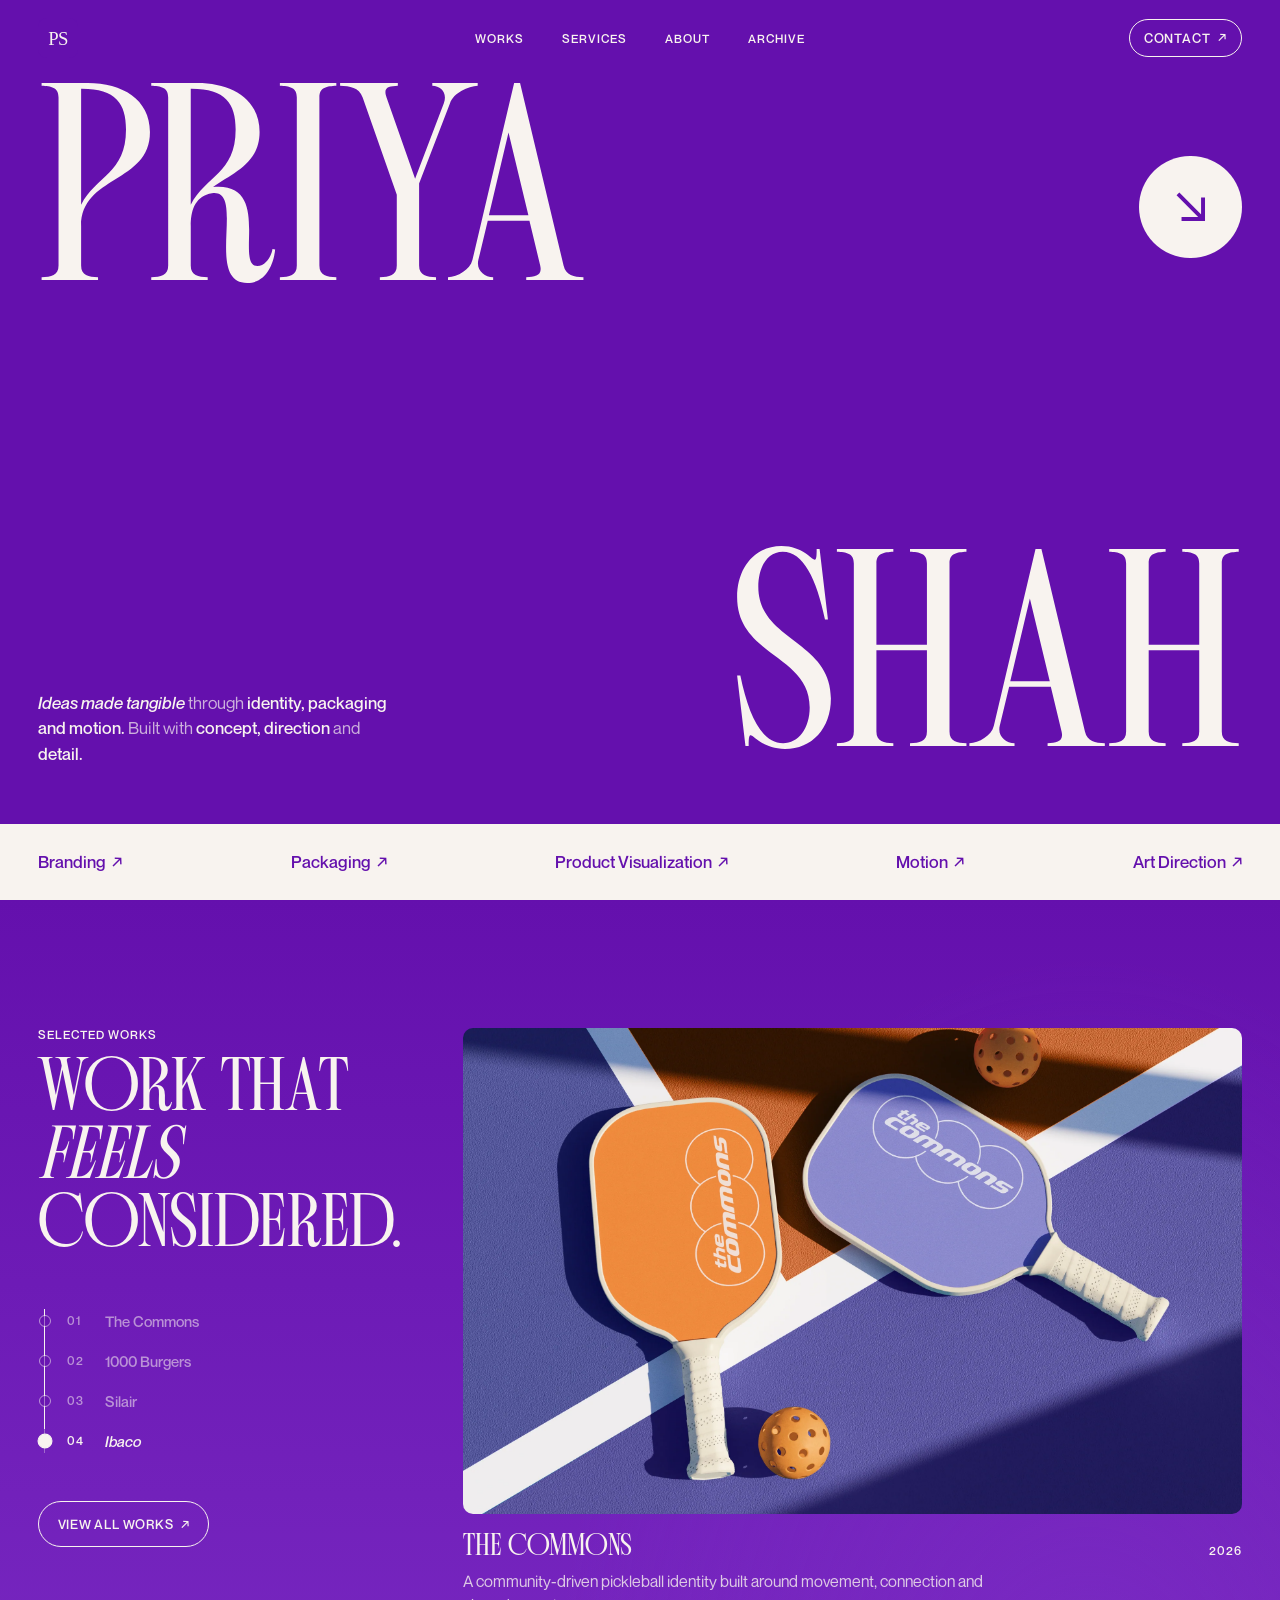
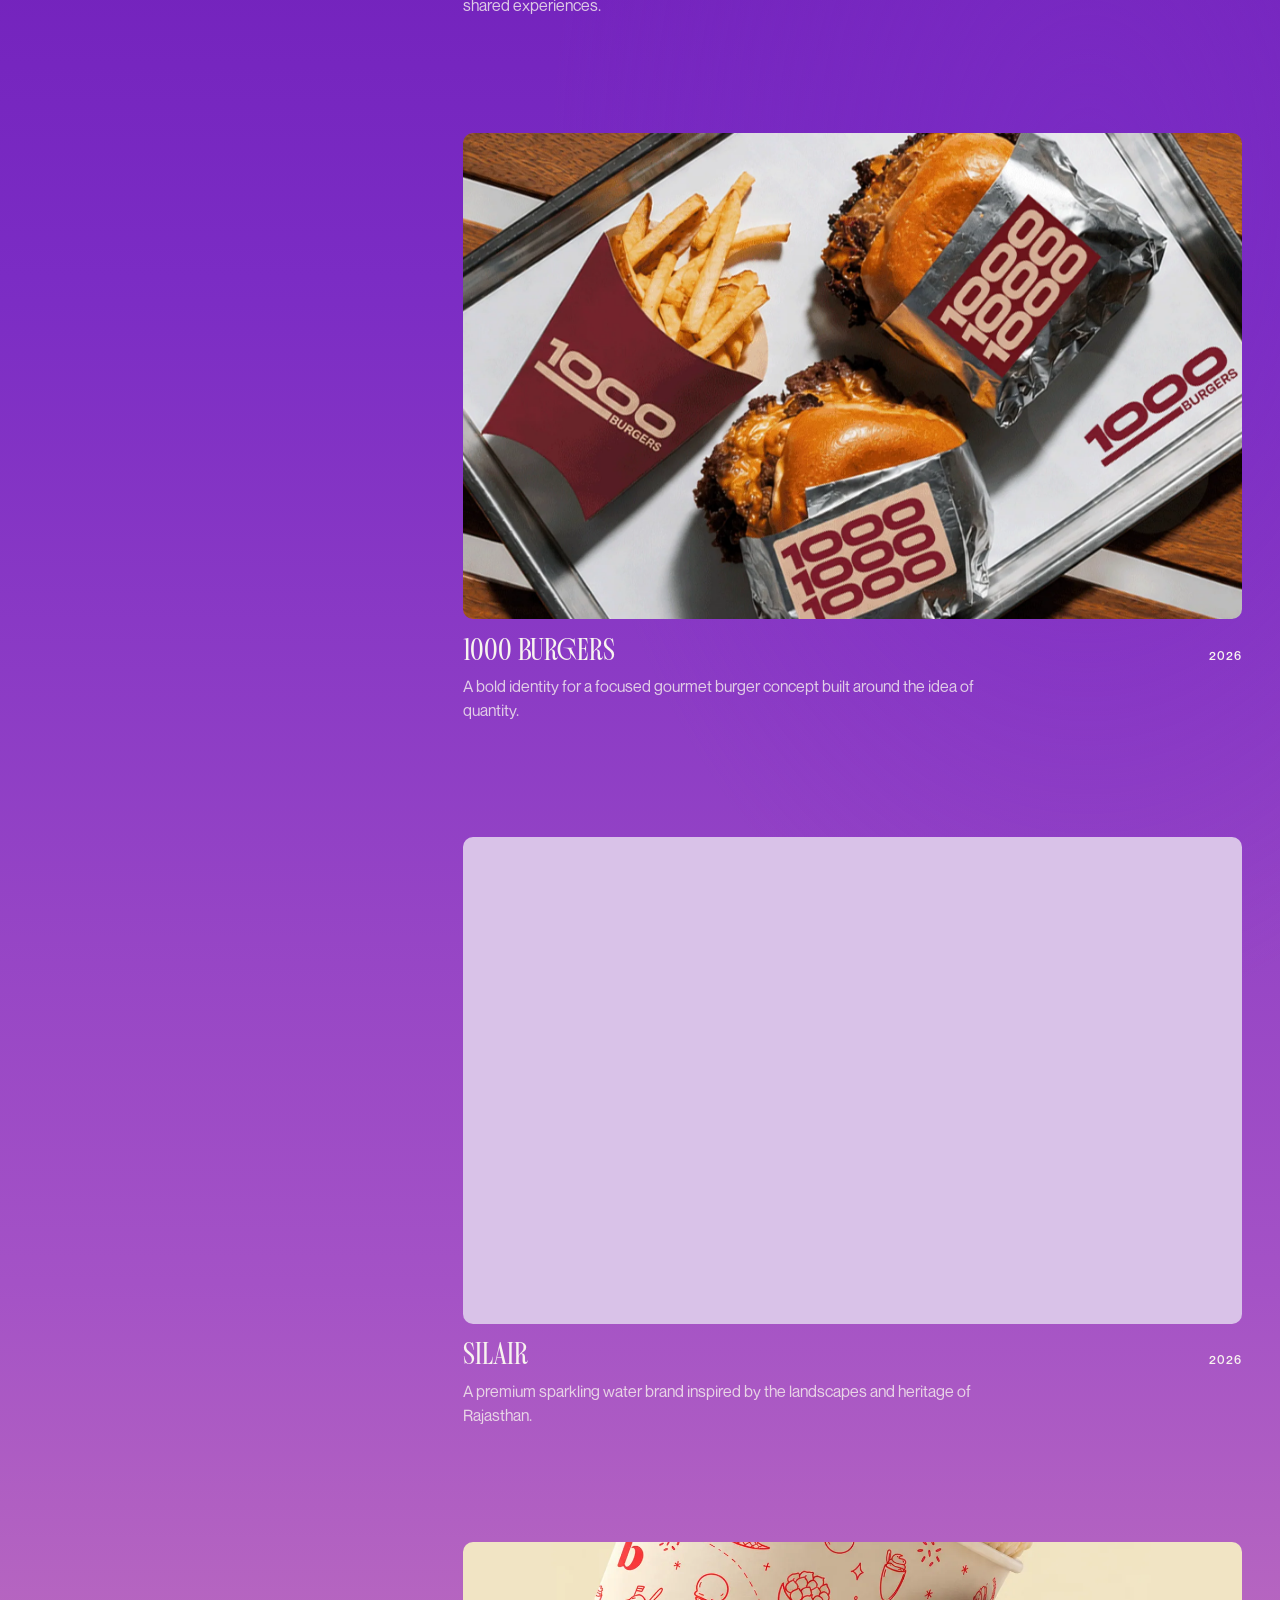
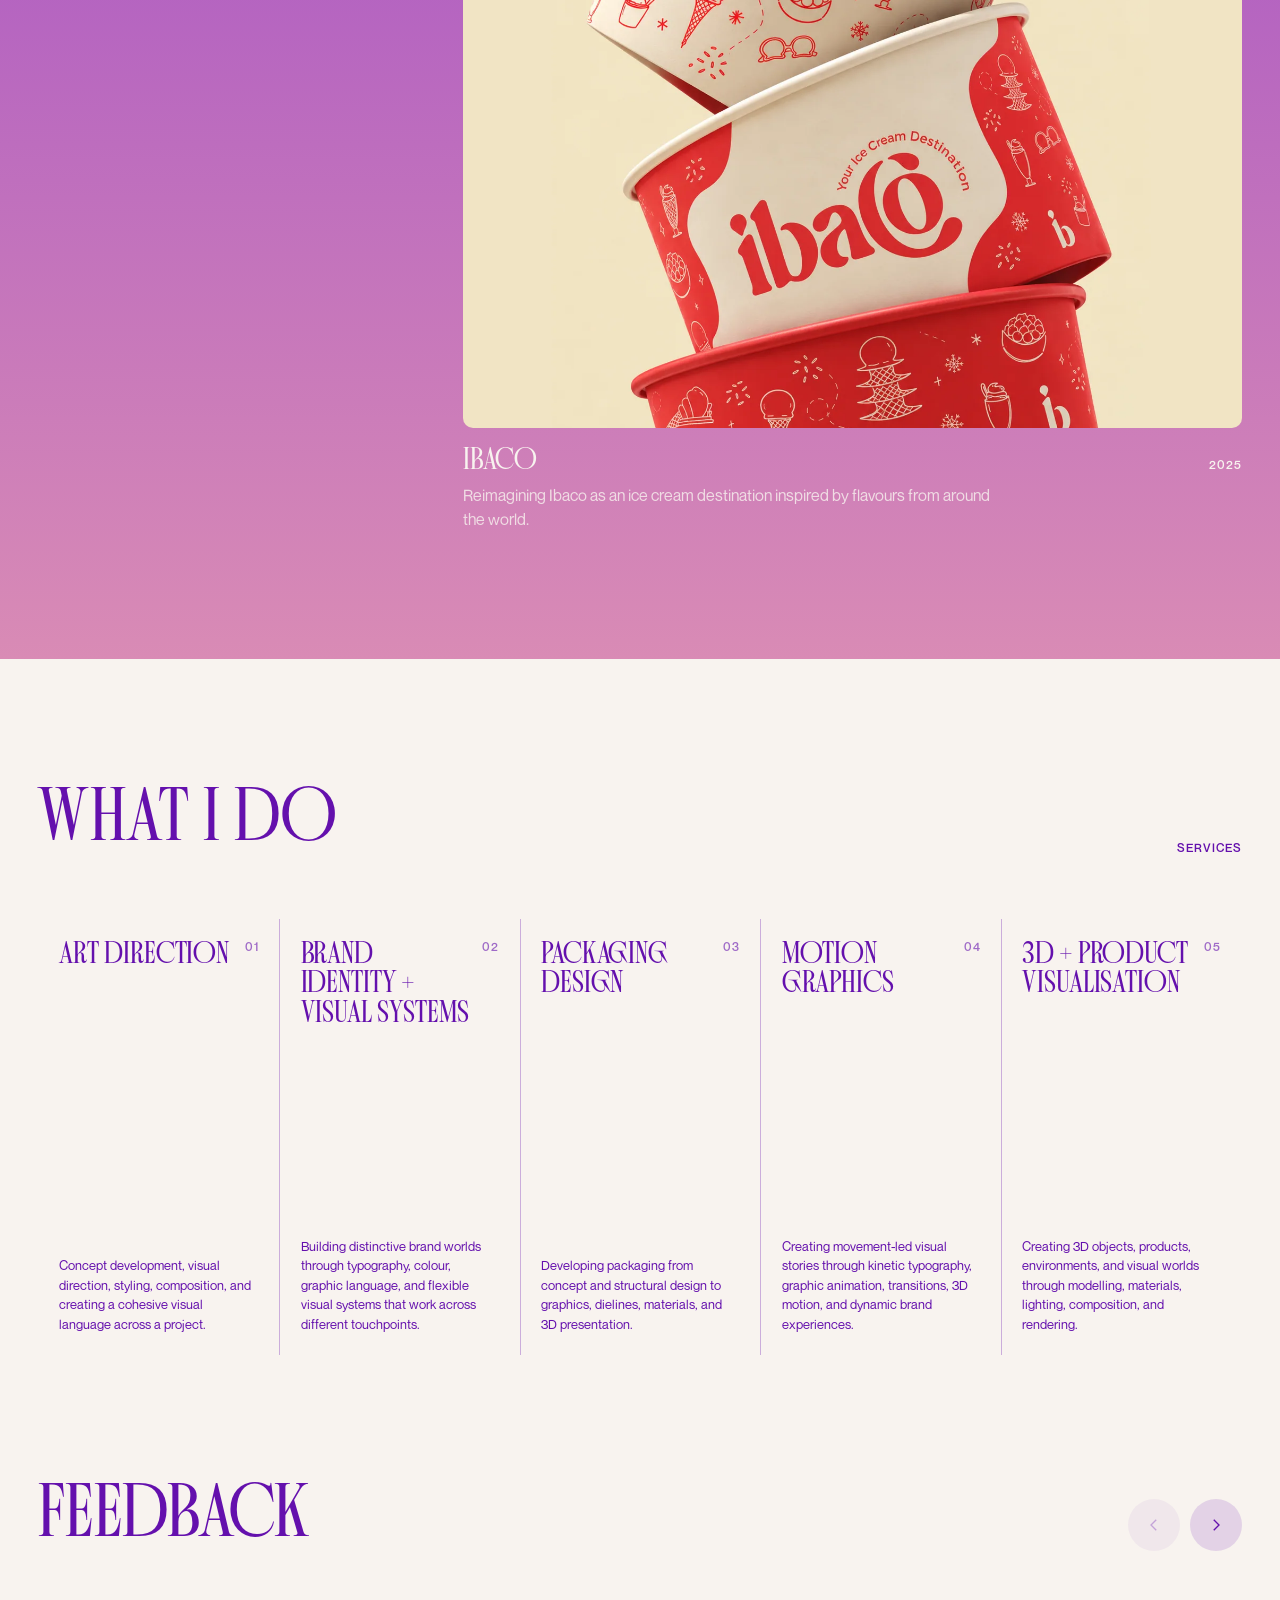
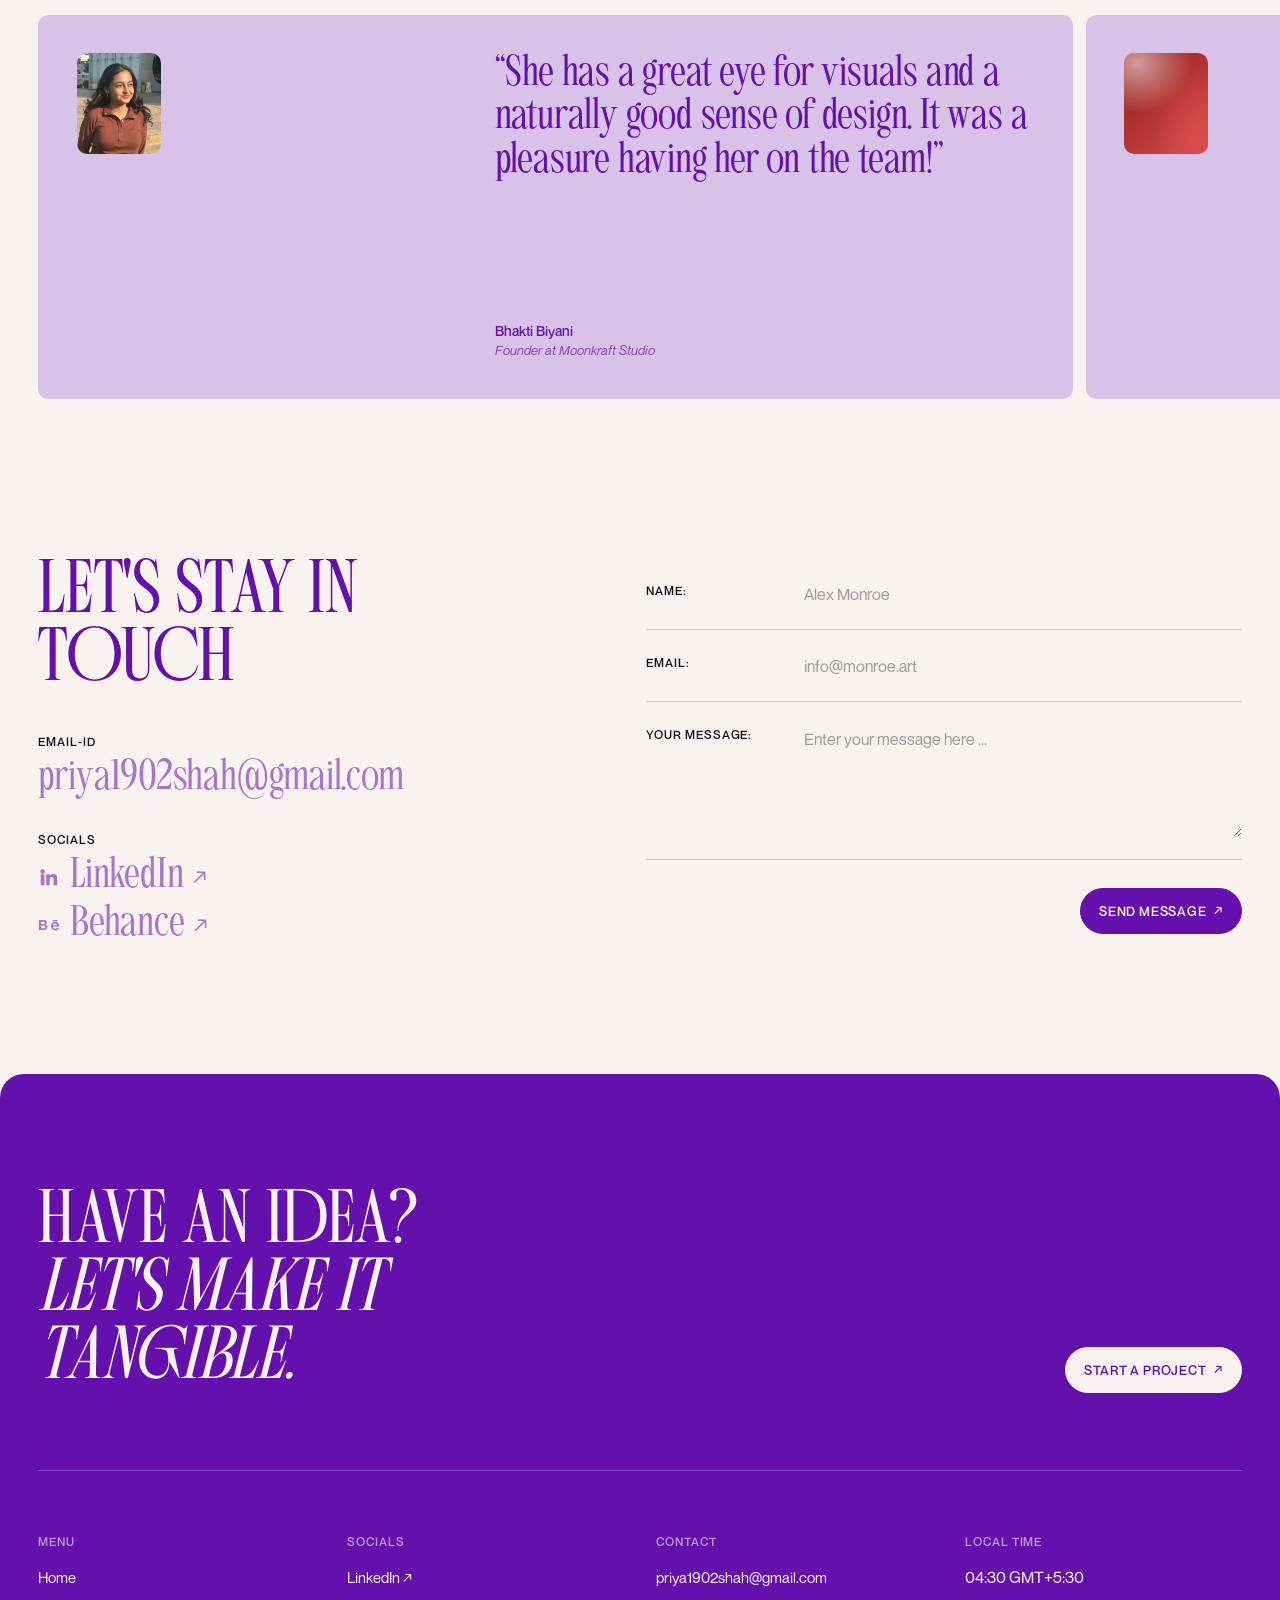
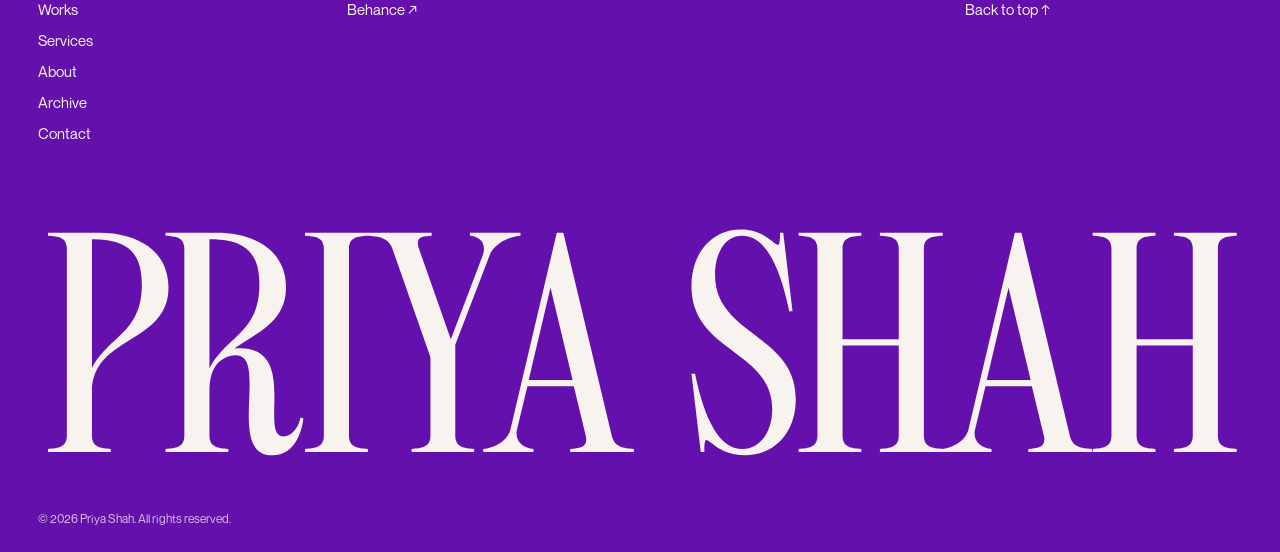
<file: index.html>
<!doctype html>
<html lang="en">
<head>
  <meta charset="utf-8">
  <meta name="viewport" content="width=device-width, initial-scale=1">
  <title>Priya Shah</title>
  <meta name="description" content="">
  <link rel="icon" href="assets/media/logo.svg" type="image/svg+xml">
  <link rel="preload" href="assets/fonts/AglioPicasso.woff2" as="font" type="font/woff2" crossorigin>
  <link rel="preload" href="assets/fonts/NeueMontreal-Regular.woff2" as="font" type="font/woff2" crossorigin>
  <link rel="stylesheet" href="assets/css/fonts.css">
  <link rel="stylesheet" href="assets/css/style.css">
</head>
<body data-page="home">
  <div class="loader" aria-hidden="true"><span>PS</span></div>
  <div id="app"></div>
  <script src="assets/js/main.js" defer></script>
</body>
</html>
</file>
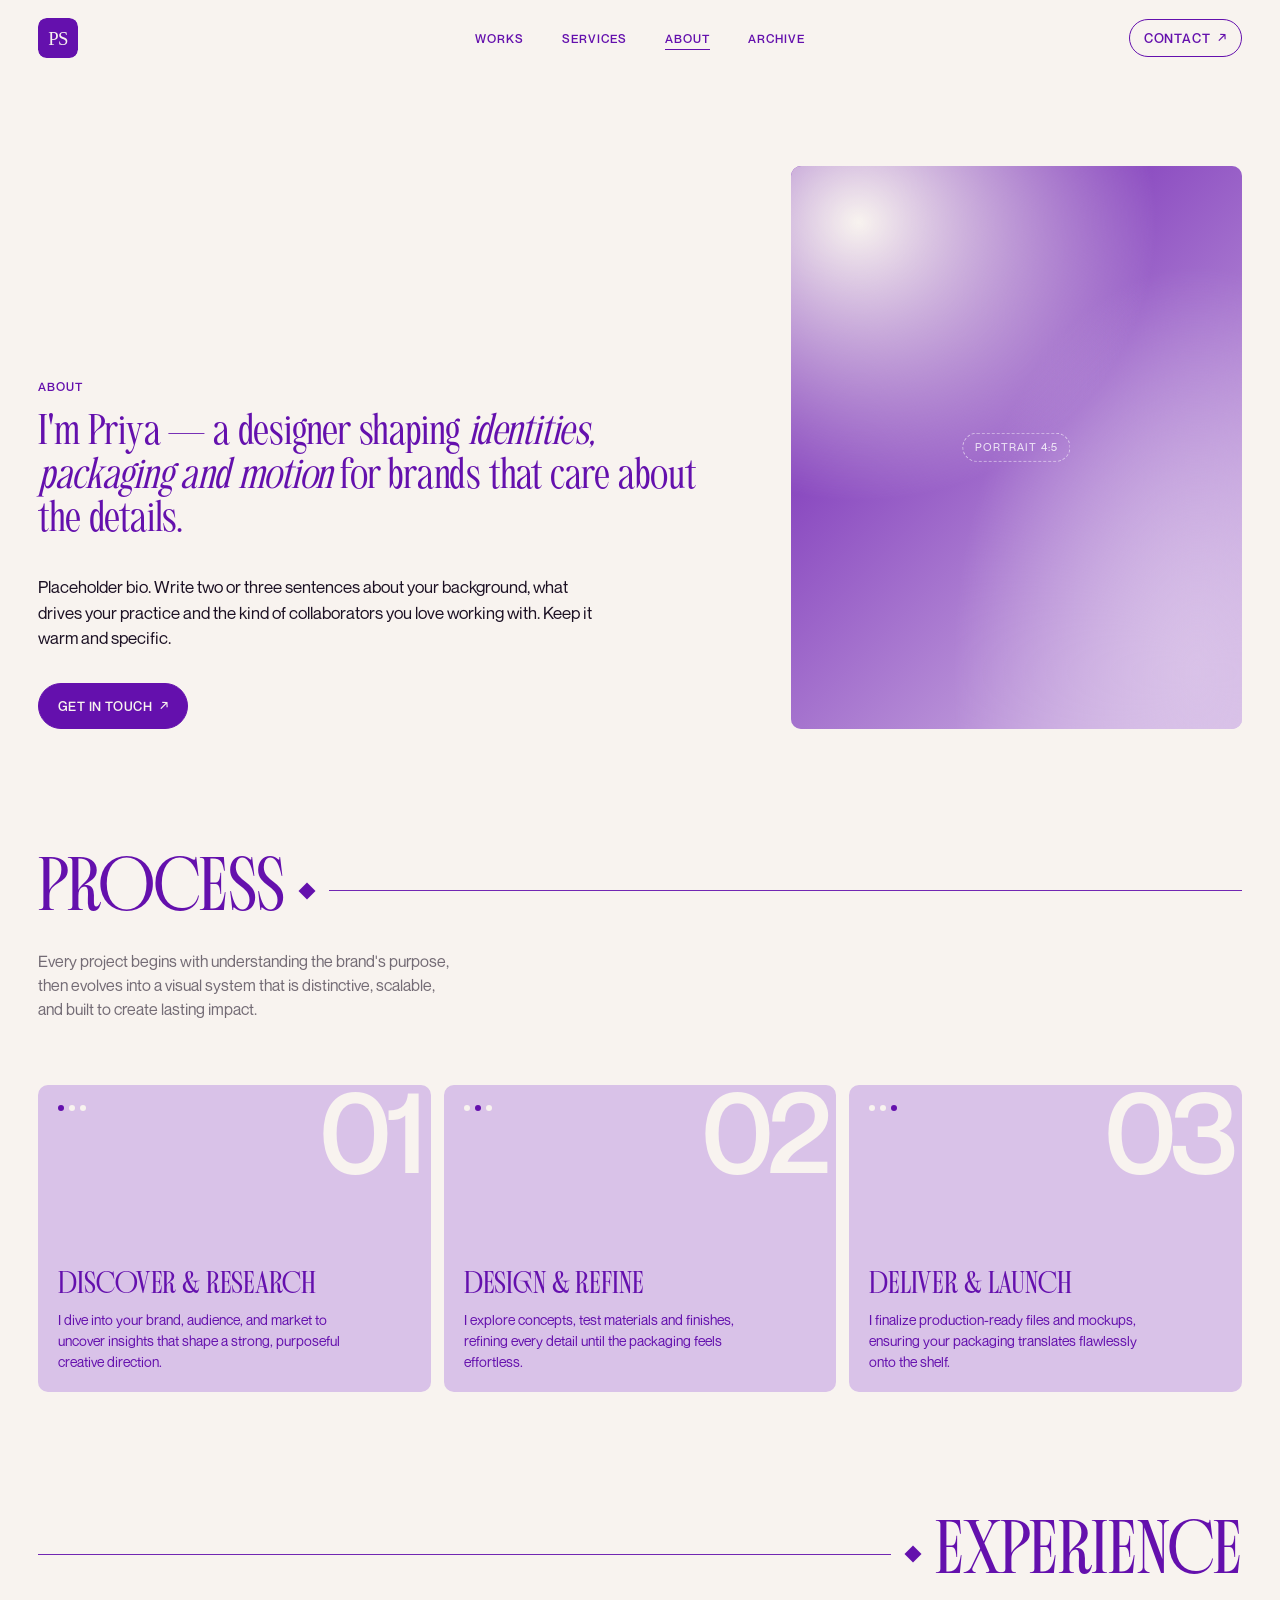
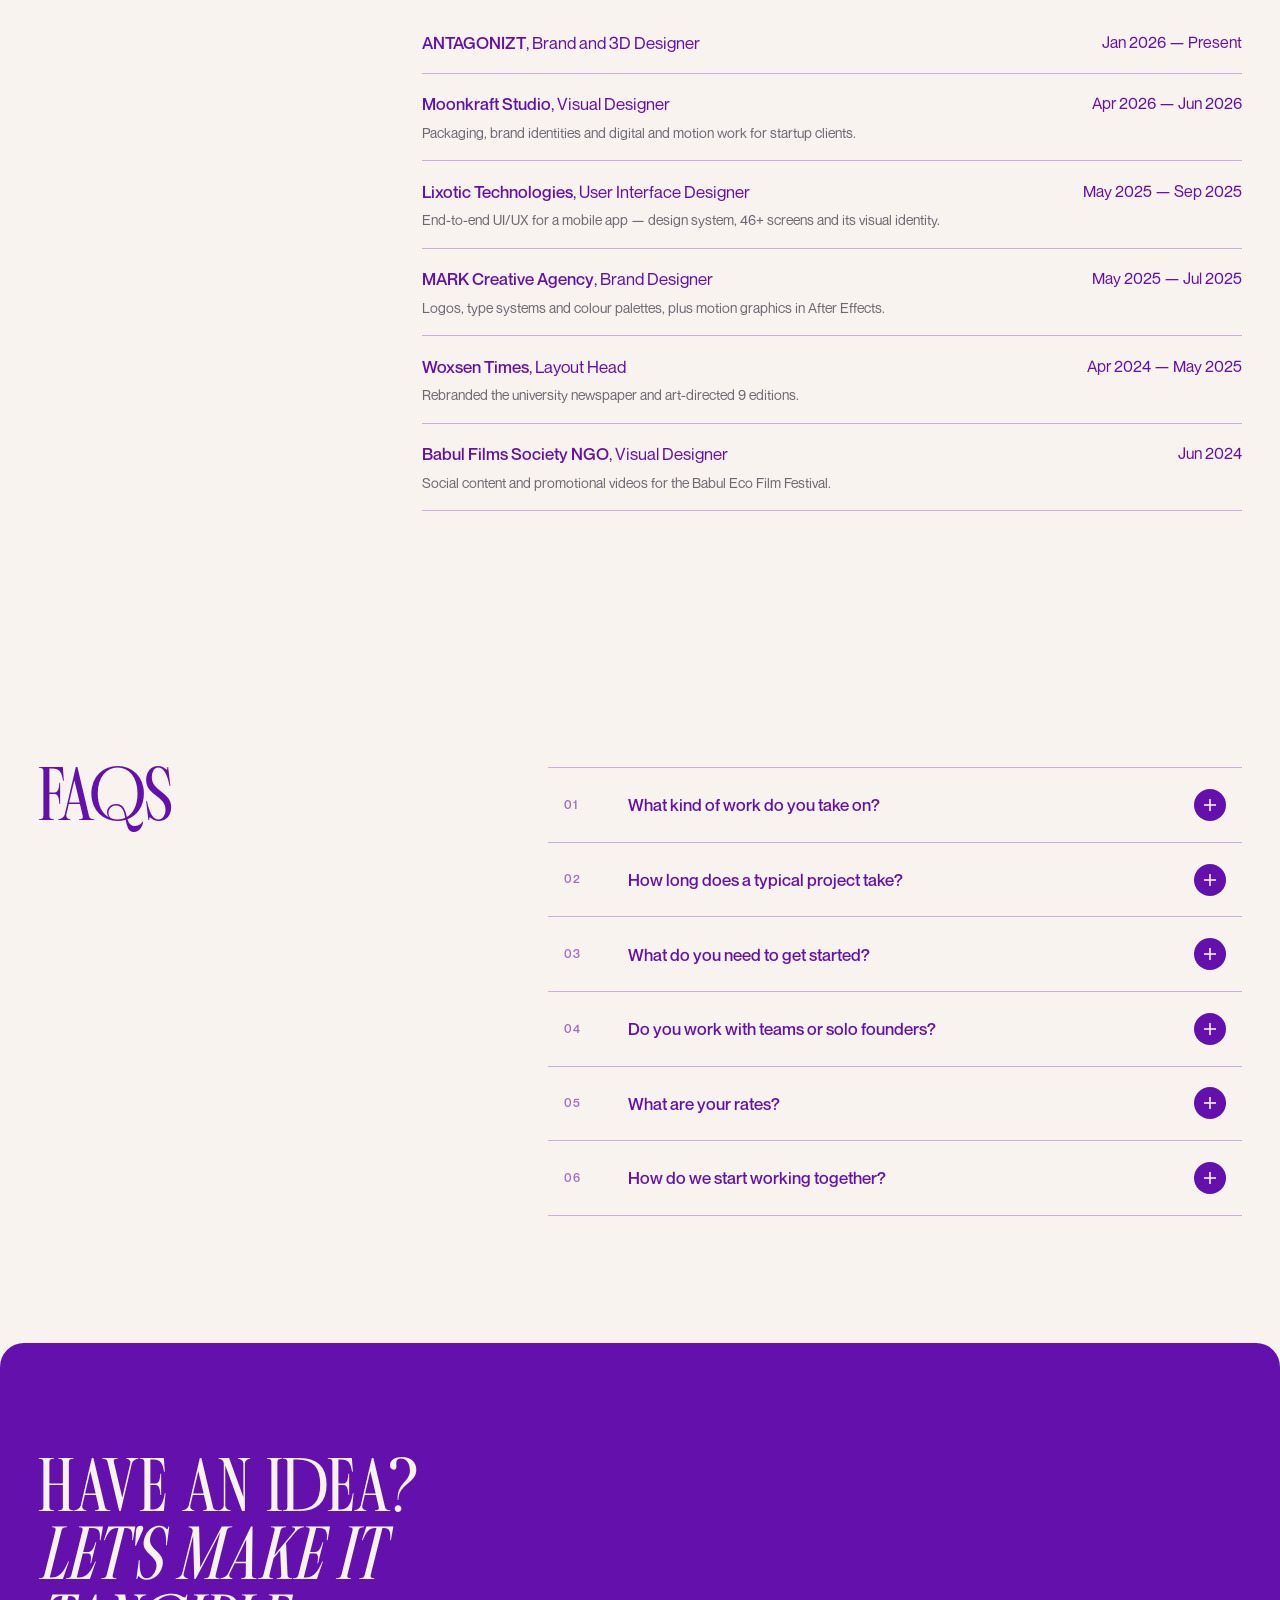
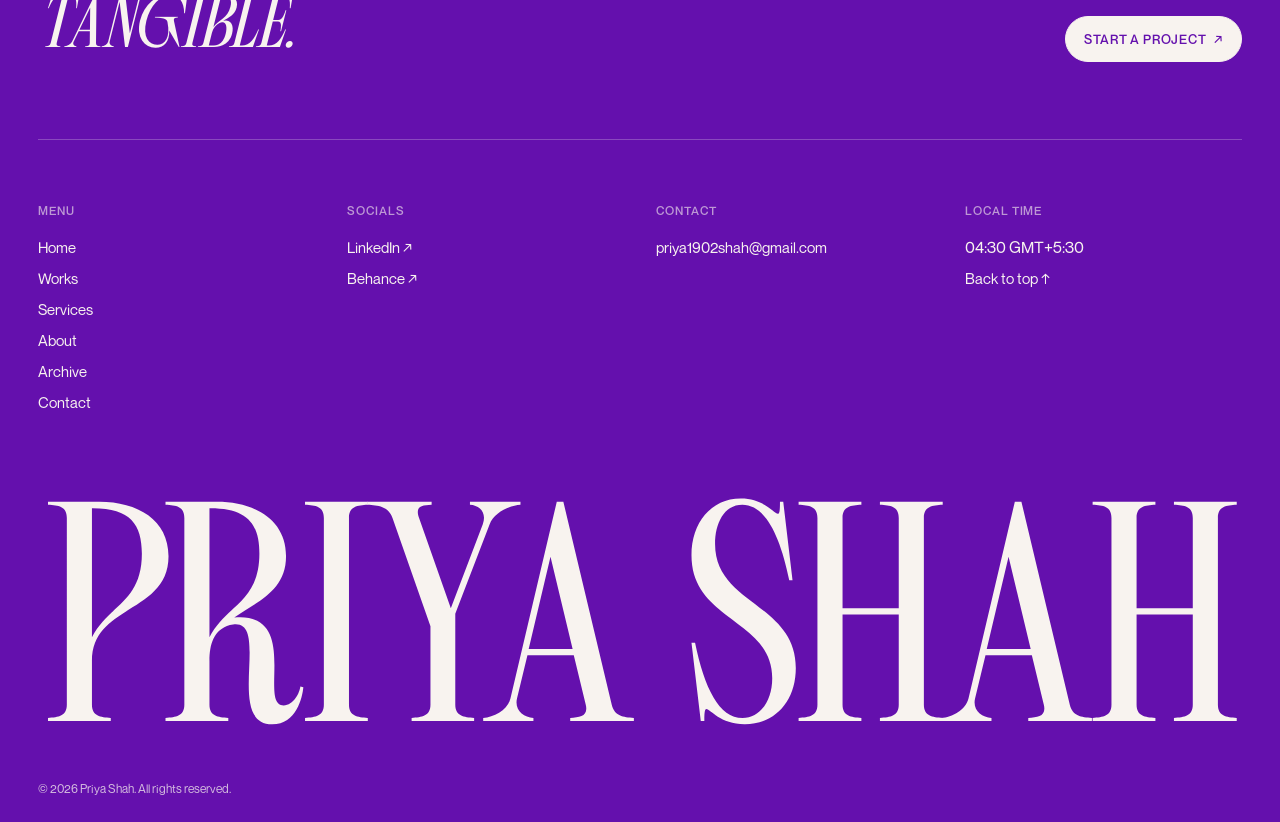
<file: about.html>
<!doctype html>
<html lang="en">
<head>
  <meta charset="utf-8">
  <meta name="viewport" content="width=device-width, initial-scale=1">
  <title>Priya Shah</title>
  <meta name="description" content="">
  <link rel="icon" href="assets/media/logo.svg" type="image/svg+xml">
  <link rel="preload" href="assets/fonts/AglioPicasso.woff2" as="font" type="font/woff2" crossorigin>
  <link rel="preload" href="assets/fonts/NeueMontreal-Regular.woff2" as="font" type="font/woff2" crossorigin>
  <link rel="stylesheet" href="assets/css/fonts.css">
  <link rel="stylesheet" href="assets/css/style.css">
</head>
<body data-page="about">
  <div class="loader" aria-hidden="true"><span>PS</span></div>
  <div id="app"></div>
  <script src="assets/js/main.js" defer></script>
</body>
</html>
</file>
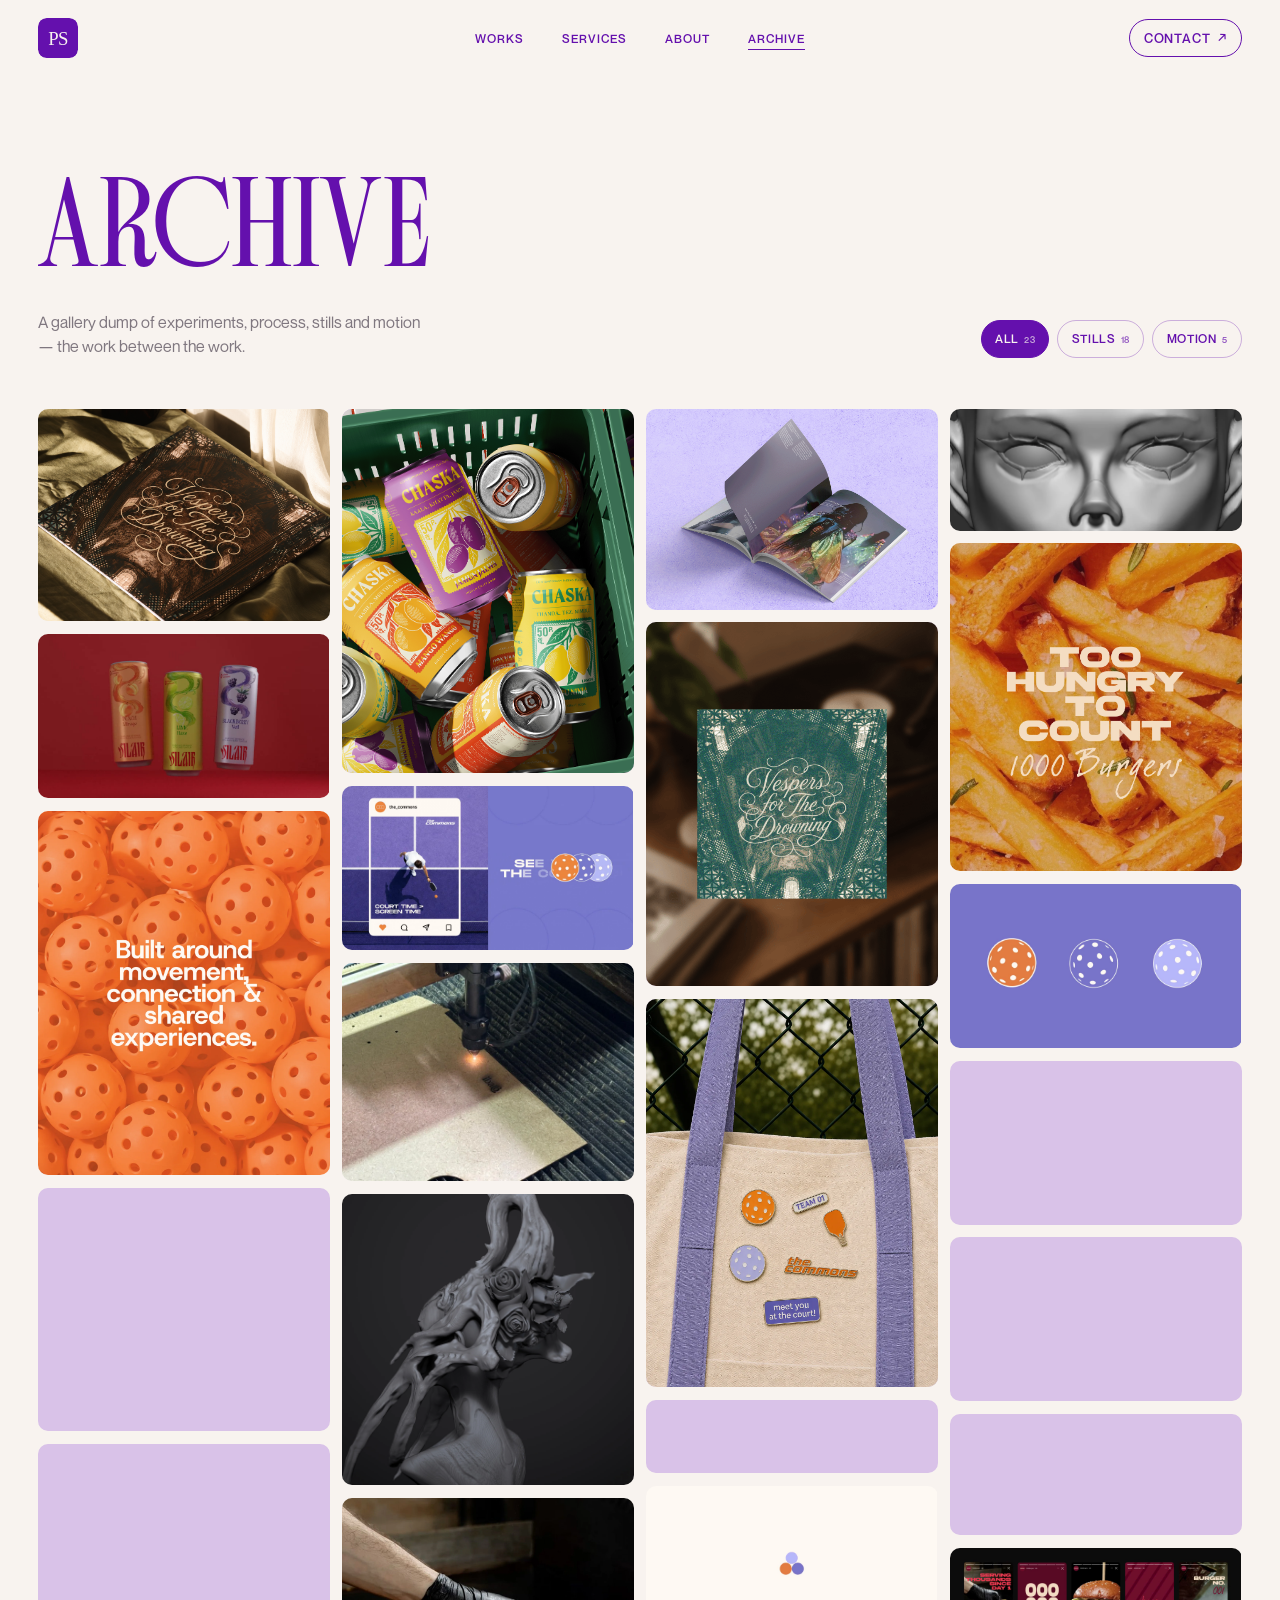
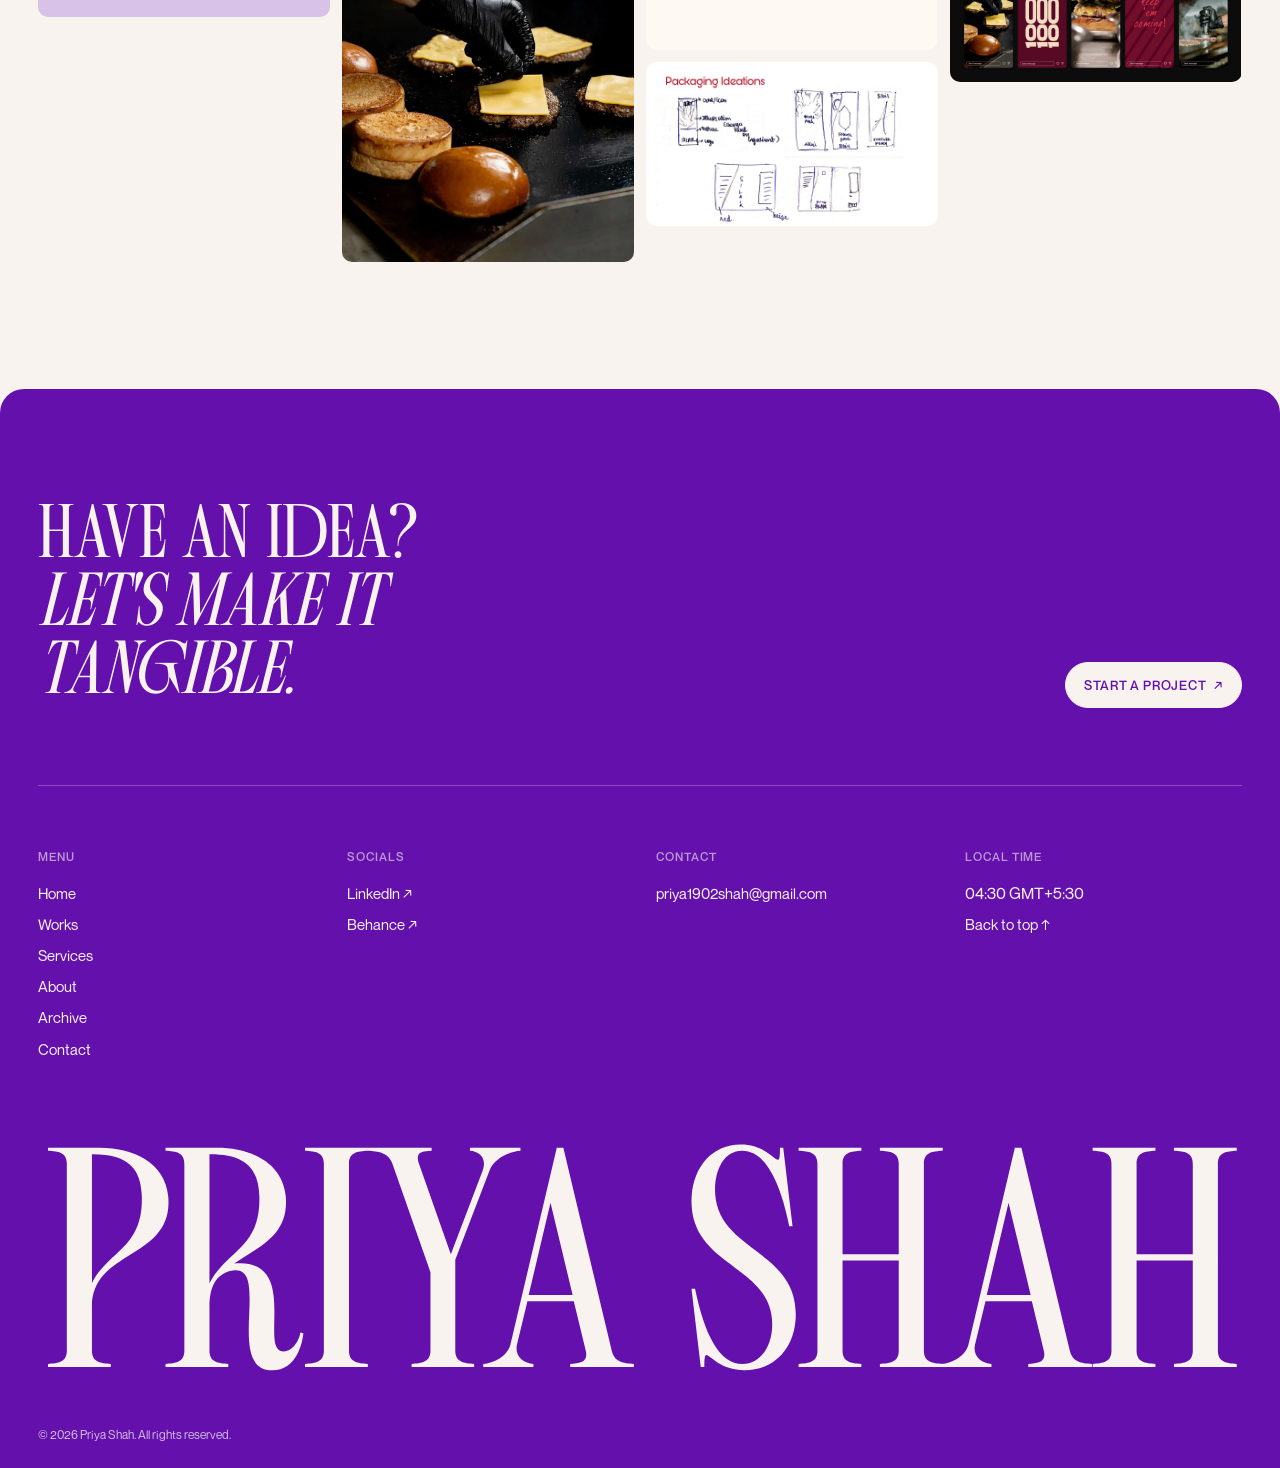
<file: archive.html>
<!doctype html>
<html lang="en">
<head>
  <meta charset="utf-8">
  <meta name="viewport" content="width=device-width, initial-scale=1">
  <title>Priya Shah</title>
  <meta name="description" content="">
  <link rel="icon" href="assets/media/logo.svg" type="image/svg+xml">
  <link rel="preload" href="assets/fonts/AglioPicasso.woff2" as="font" type="font/woff2" crossorigin>
  <link rel="preload" href="assets/fonts/NeueMontreal-Regular.woff2" as="font" type="font/woff2" crossorigin>
  <link rel="stylesheet" href="assets/css/fonts.css">
  <link rel="stylesheet" href="assets/css/style.css">
</head>
<body data-page="archive">
  <div class="loader" aria-hidden="true"><span>PS</span></div>
  <div id="app"></div>
  <script src="assets/js/main.js" defer></script>
</body>
</html>
</file>
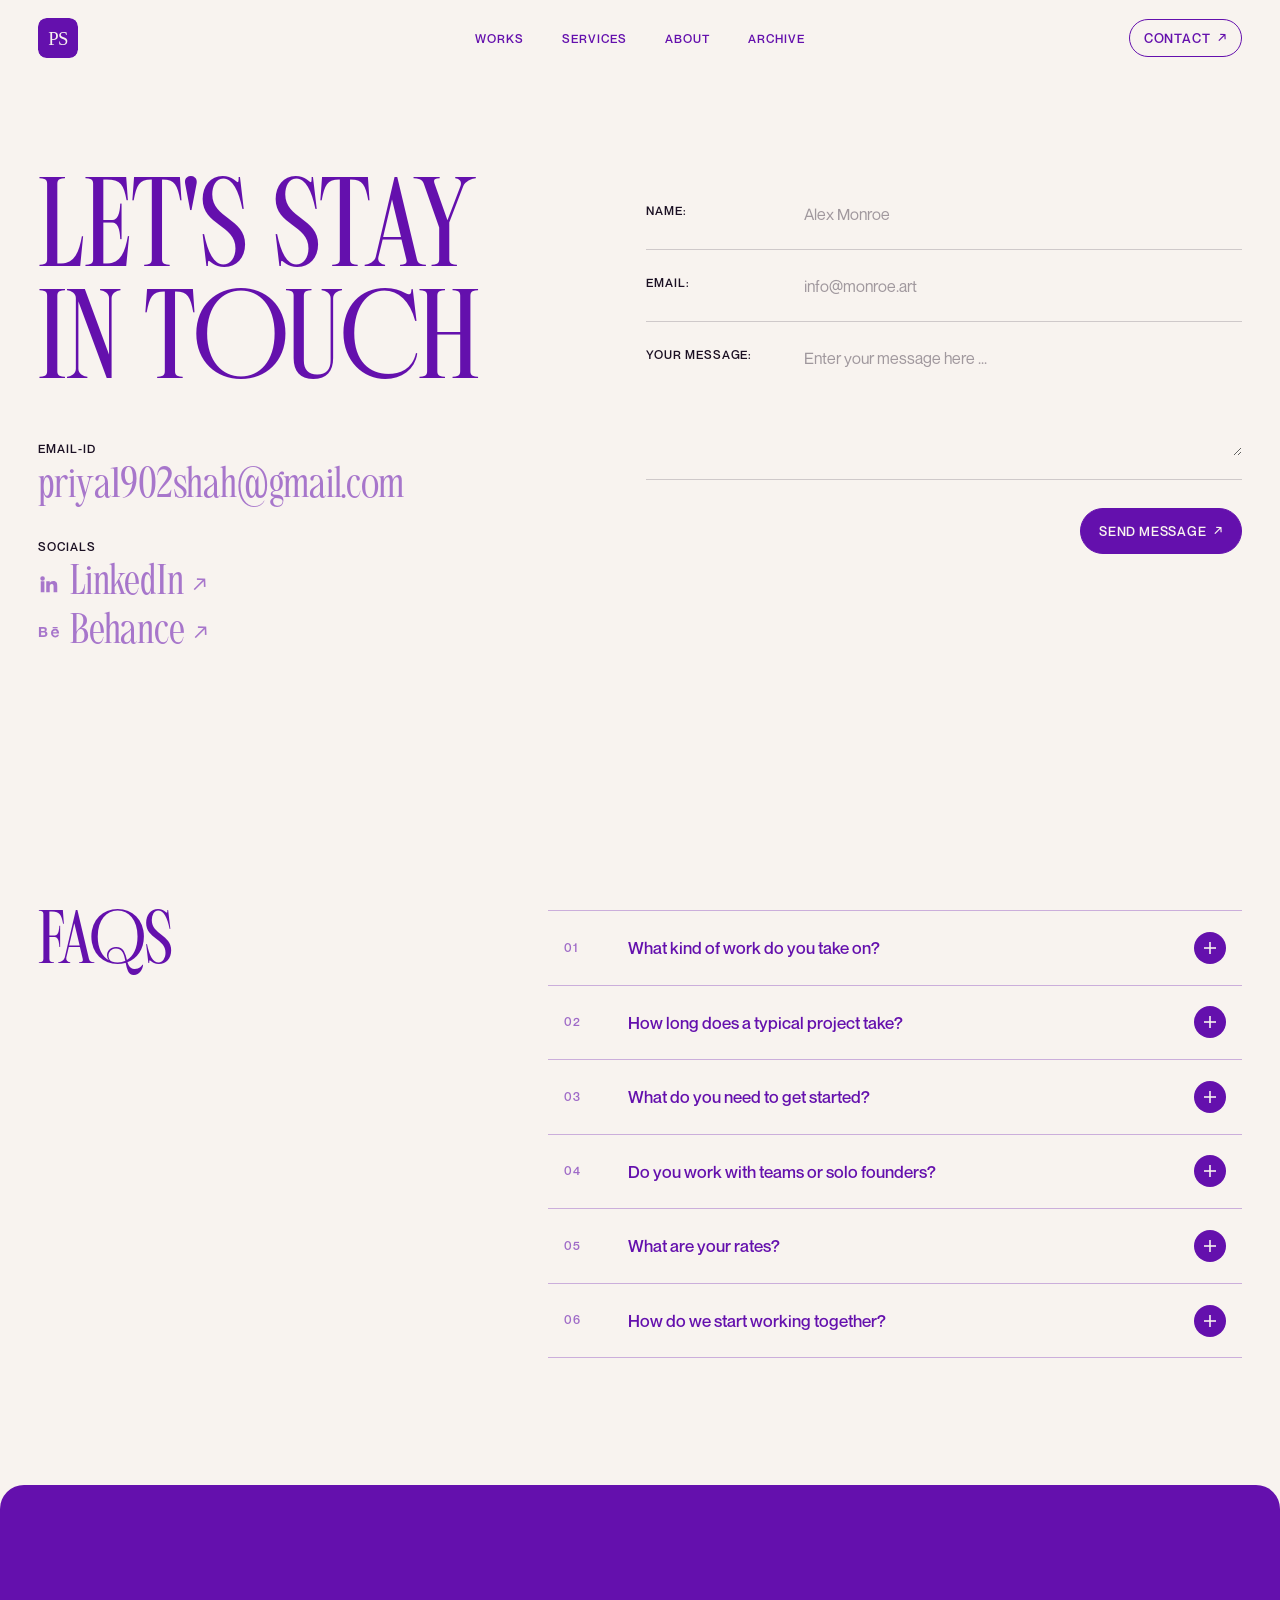
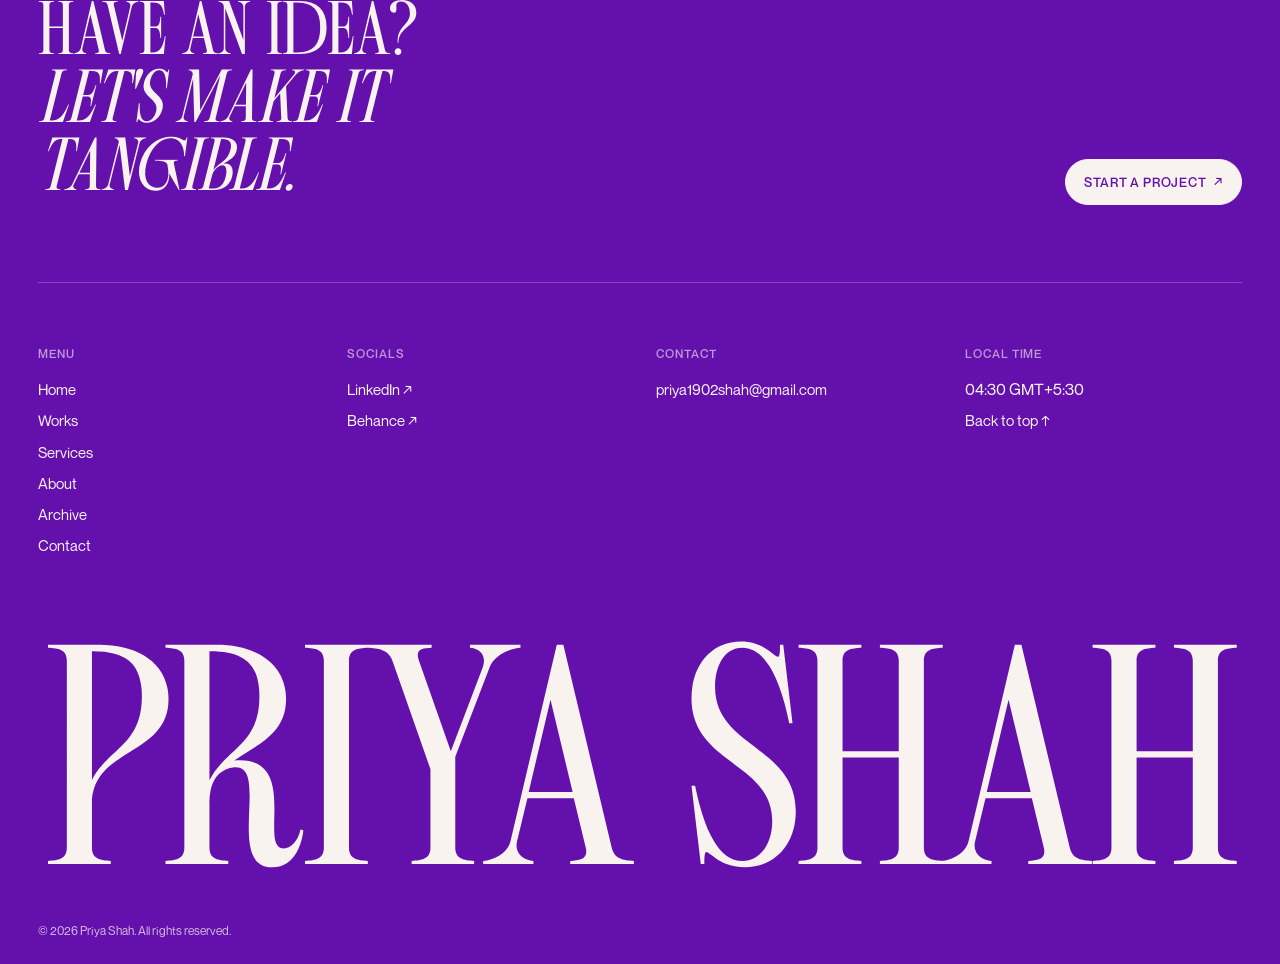
<file: contact.html>
<!doctype html>
<html lang="en">
<head>
  <meta charset="utf-8">
  <meta name="viewport" content="width=device-width, initial-scale=1">
  <title>Priya Shah</title>
  <meta name="description" content="">
  <link rel="icon" href="assets/media/logo.svg" type="image/svg+xml">
  <link rel="preload" href="assets/fonts/AglioPicasso.woff2" as="font" type="font/woff2" crossorigin>
  <link rel="preload" href="assets/fonts/NeueMontreal-Regular.woff2" as="font" type="font/woff2" crossorigin>
  <link rel="stylesheet" href="assets/css/fonts.css">
  <link rel="stylesheet" href="assets/css/style.css">
</head>
<body data-page="contact">
  <div class="loader" aria-hidden="true"><span>PS</span></div>
  <div id="app"></div>
  <script src="assets/js/main.js" defer></script>
</body>
</html>
</file>
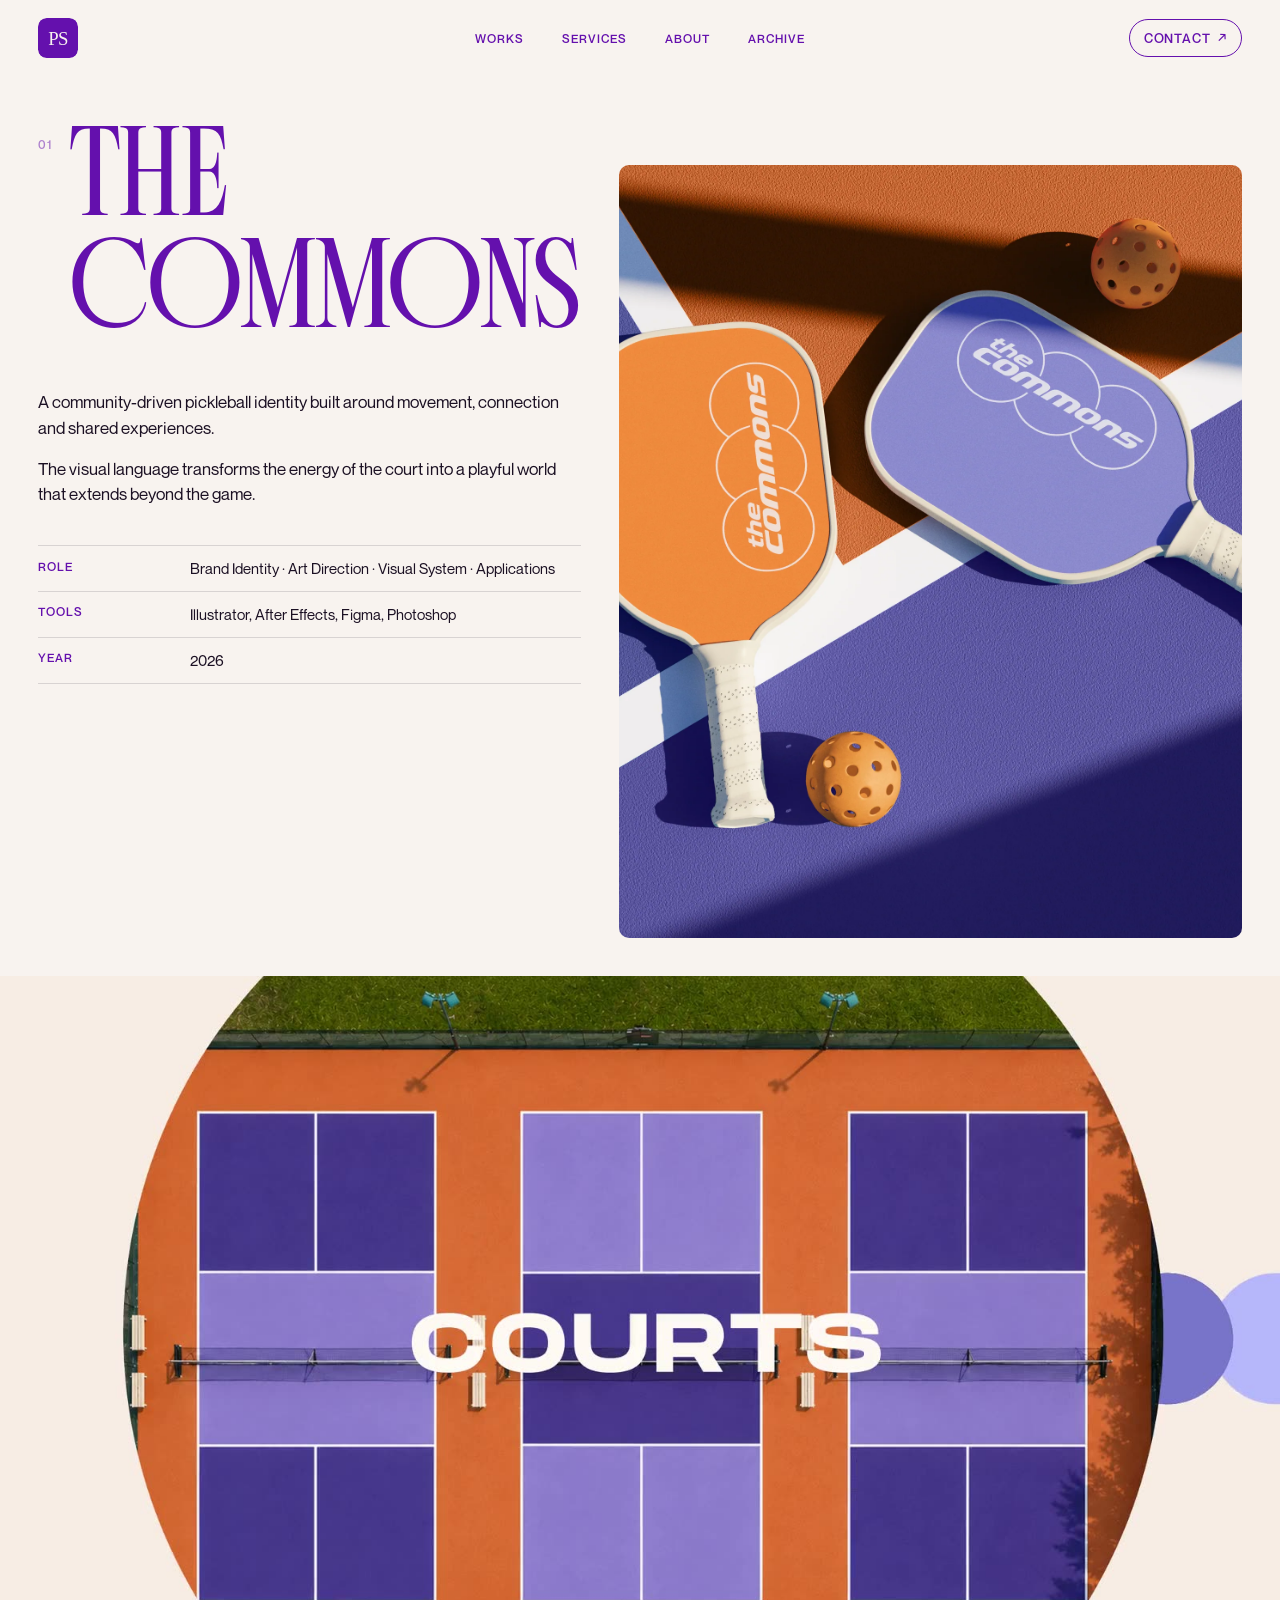
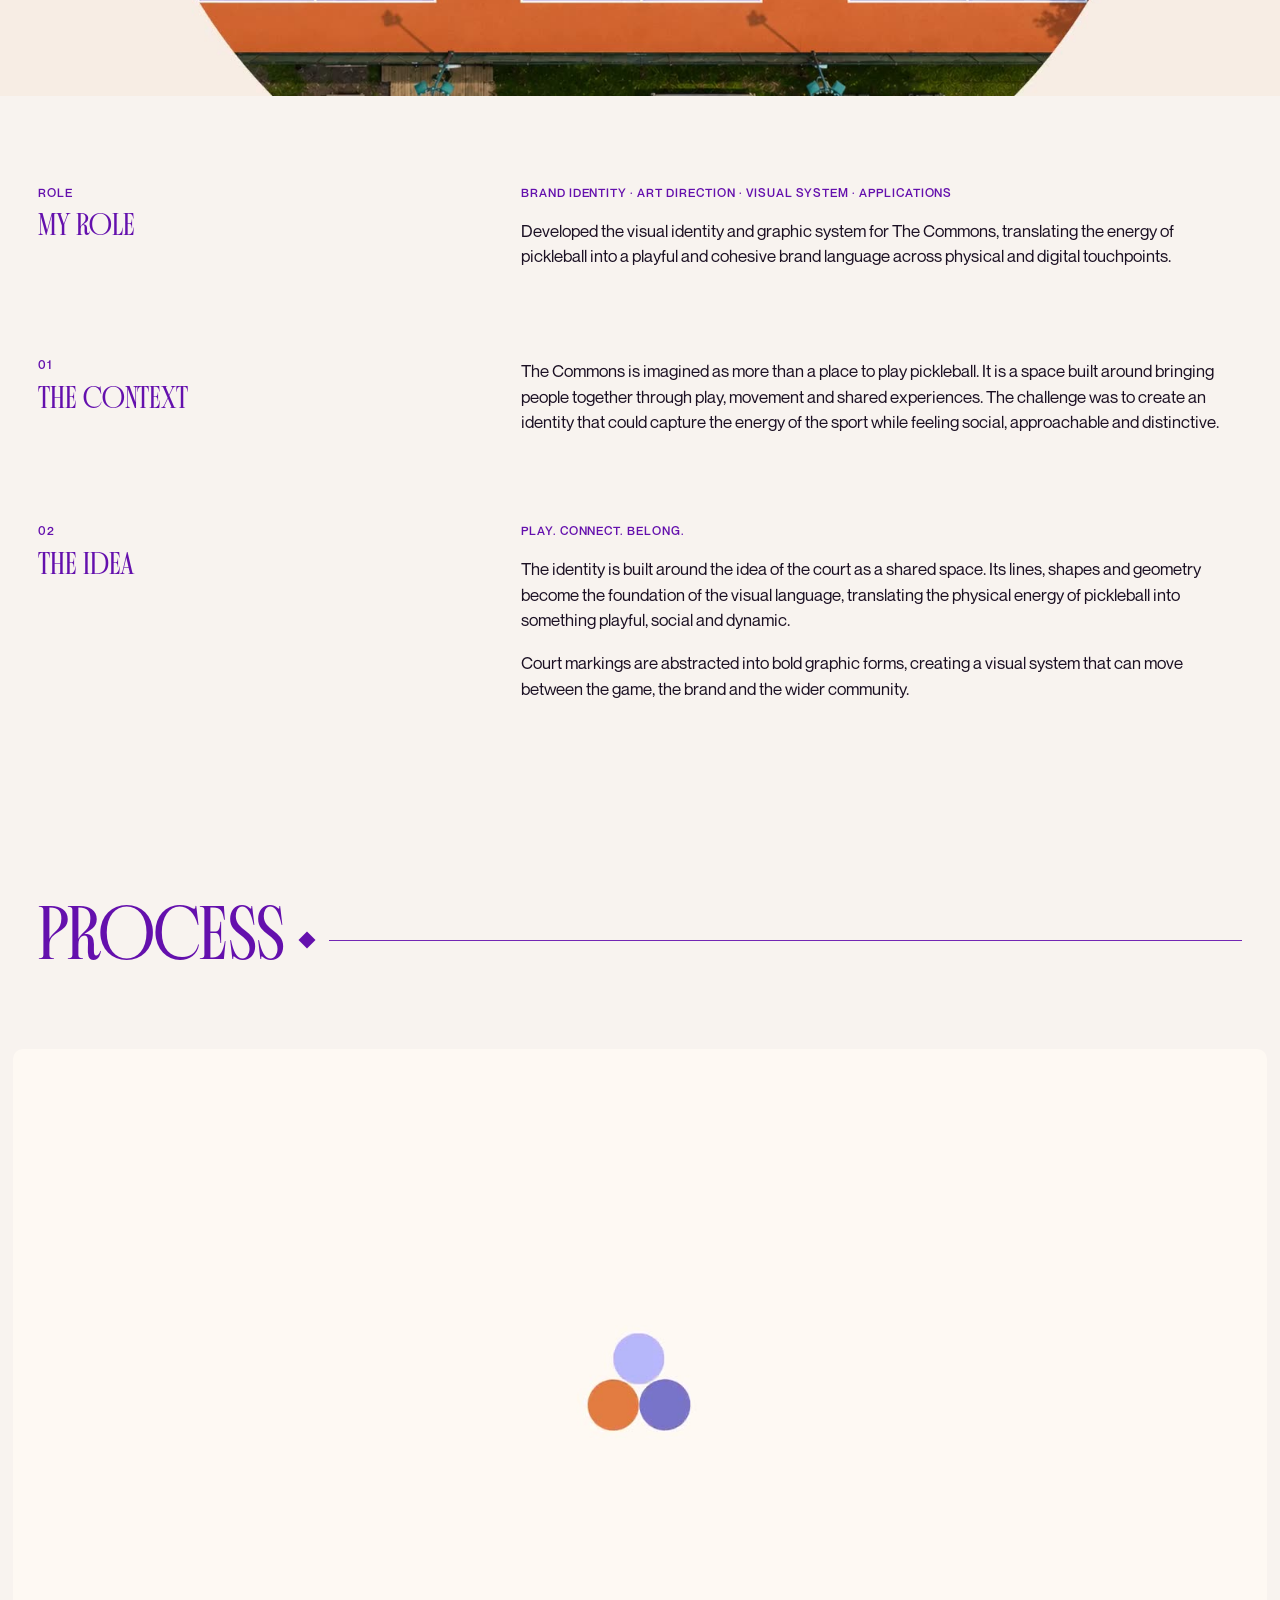
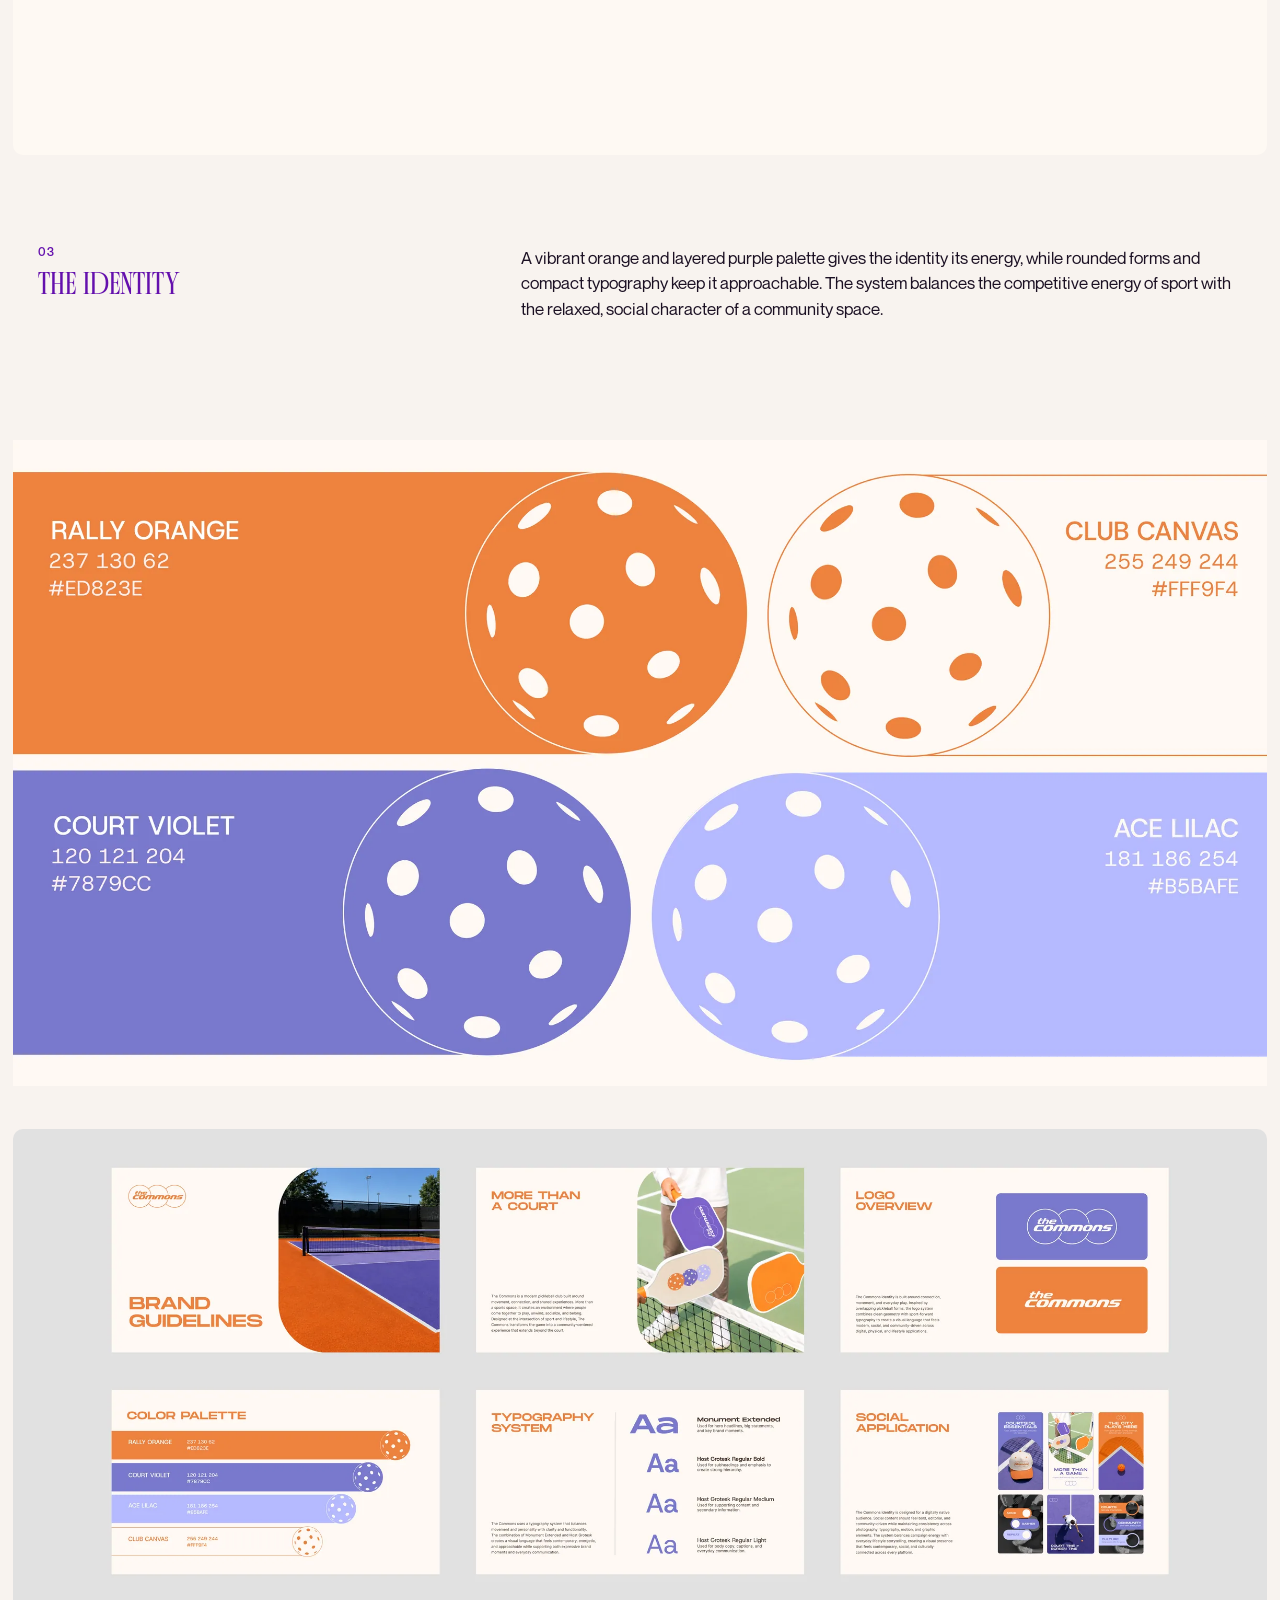
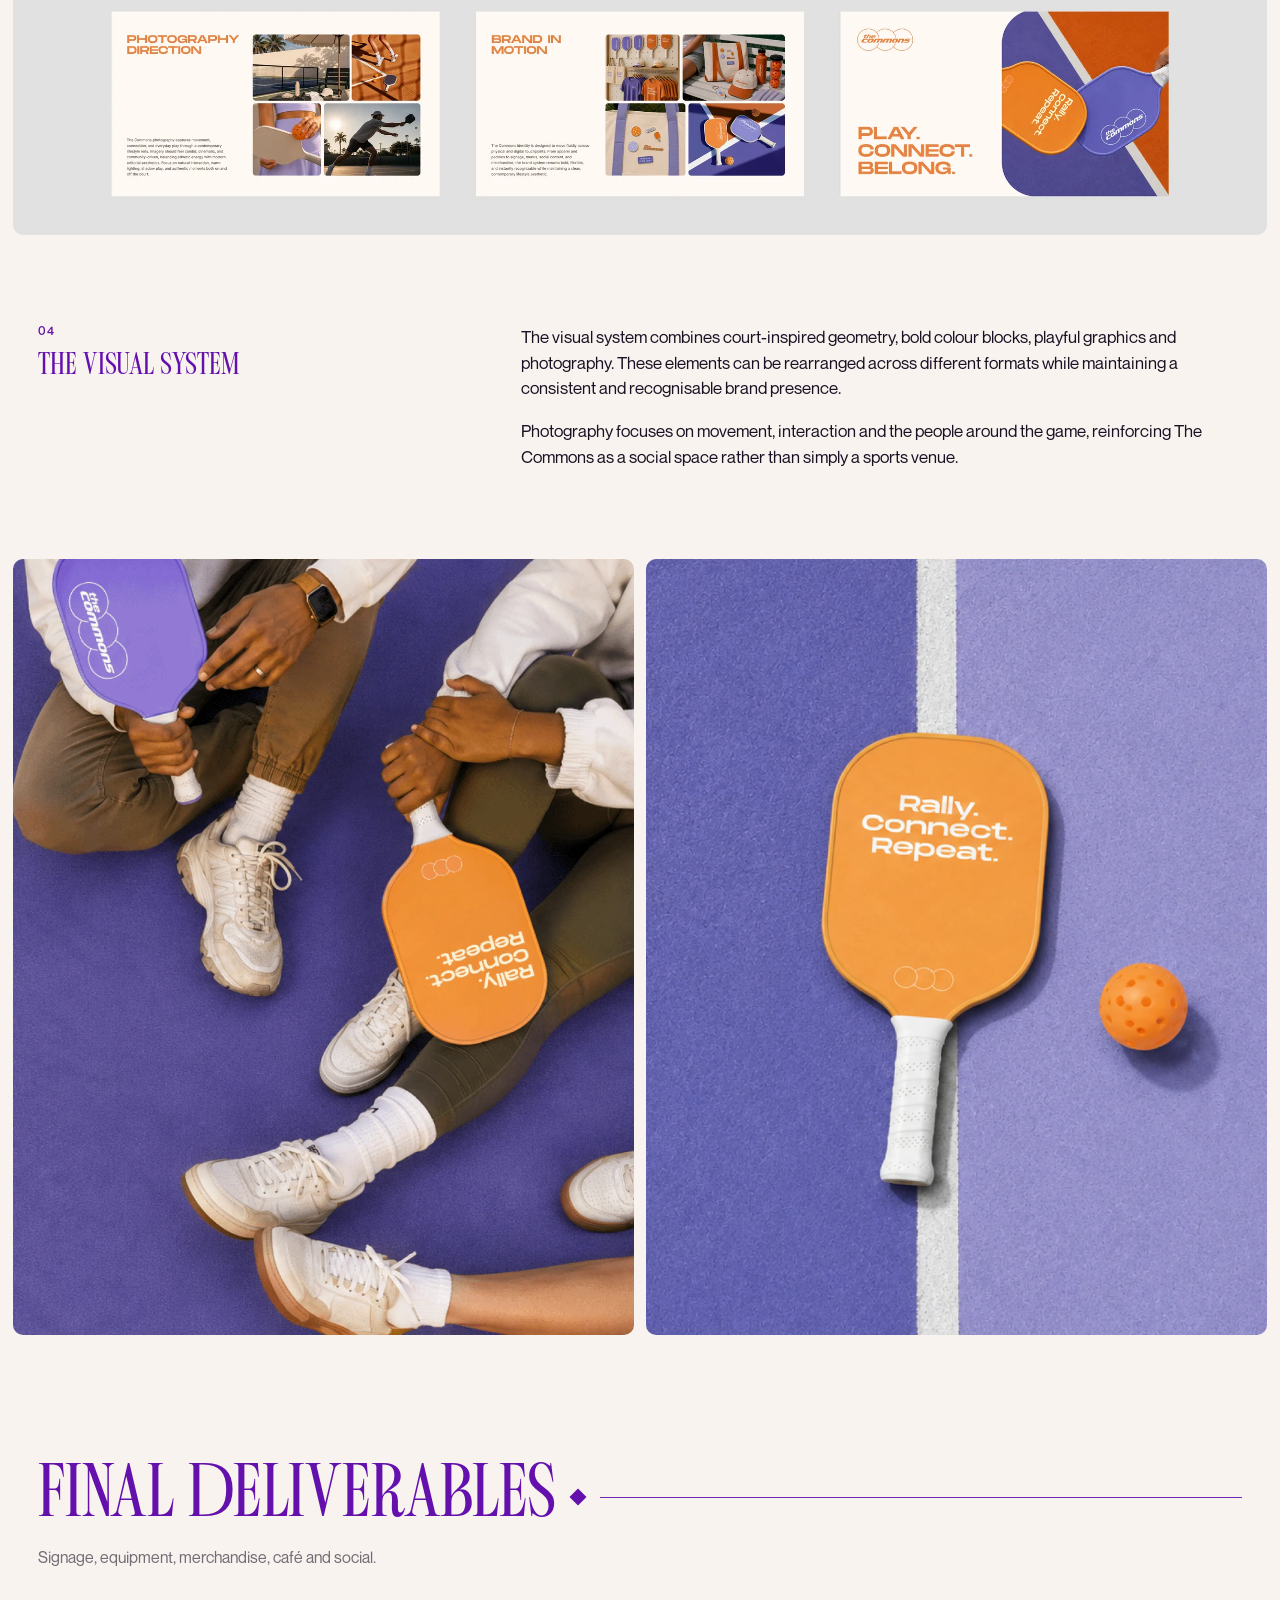
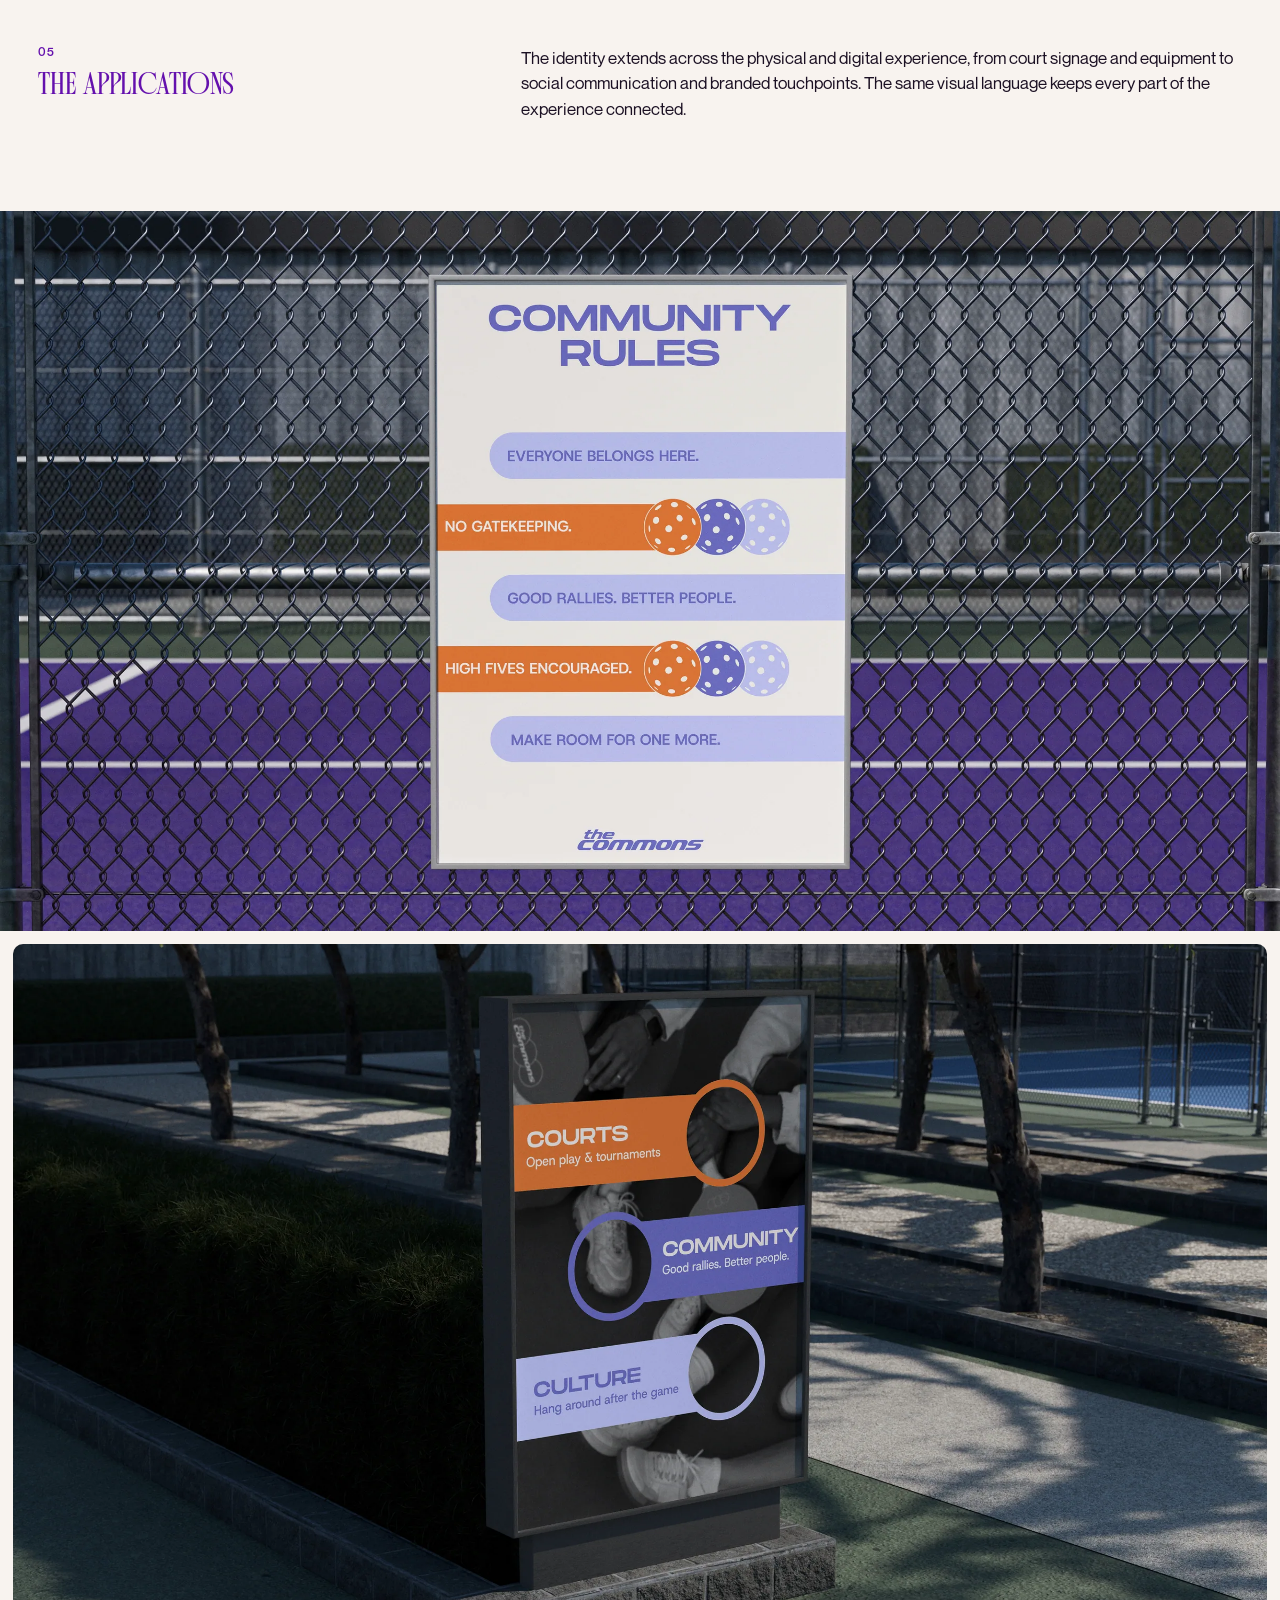
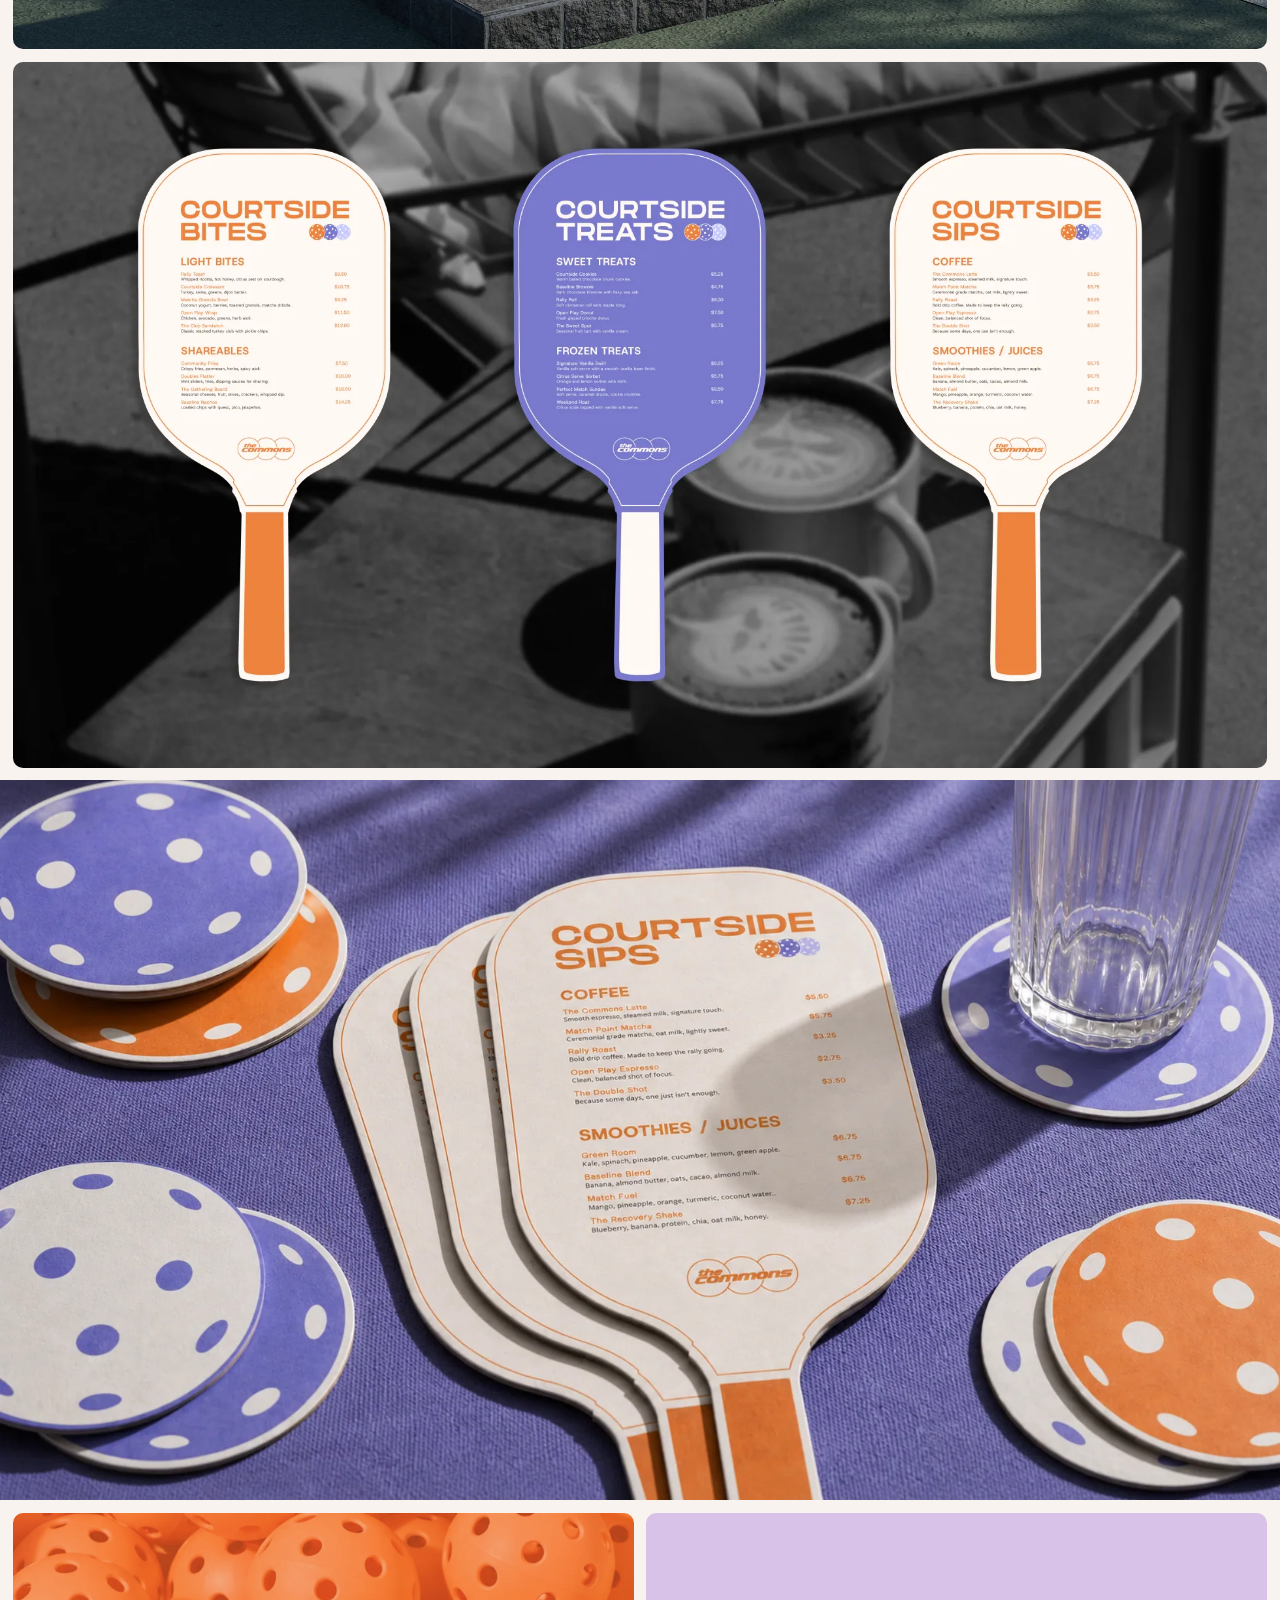
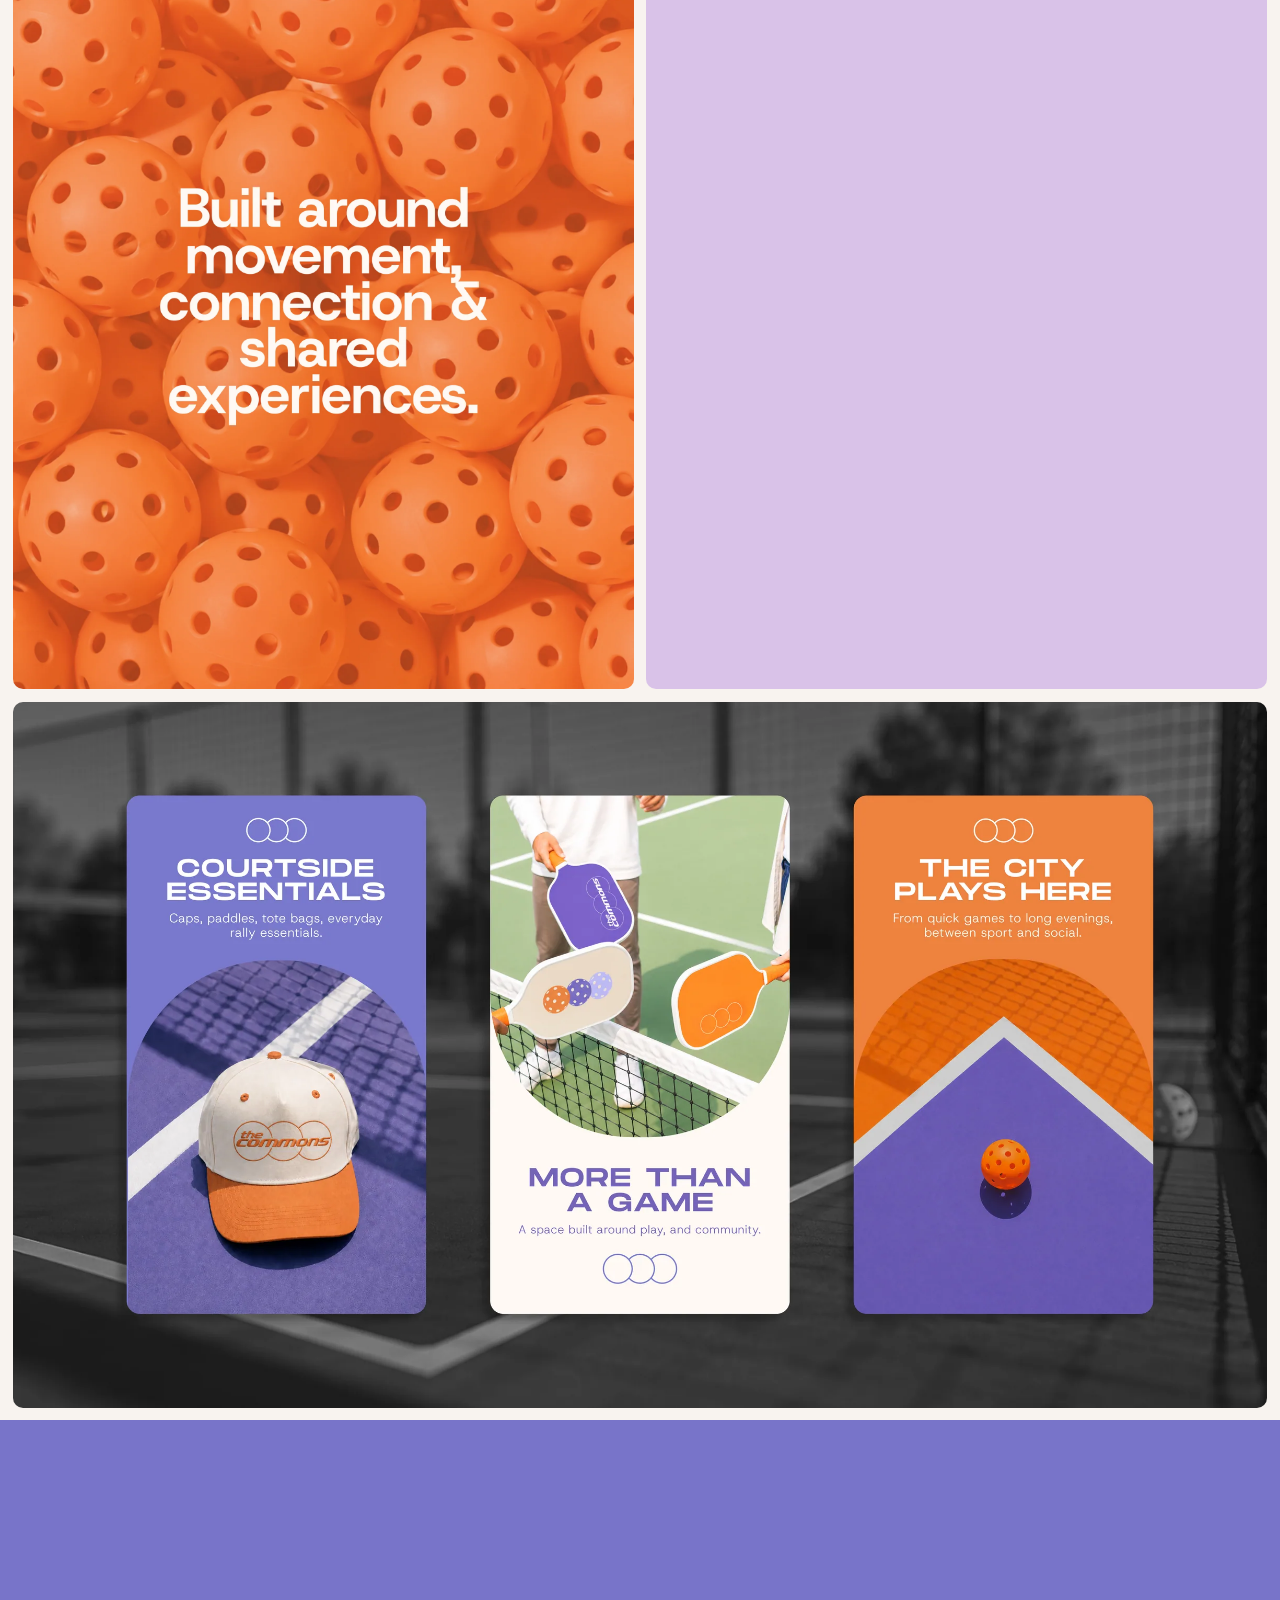
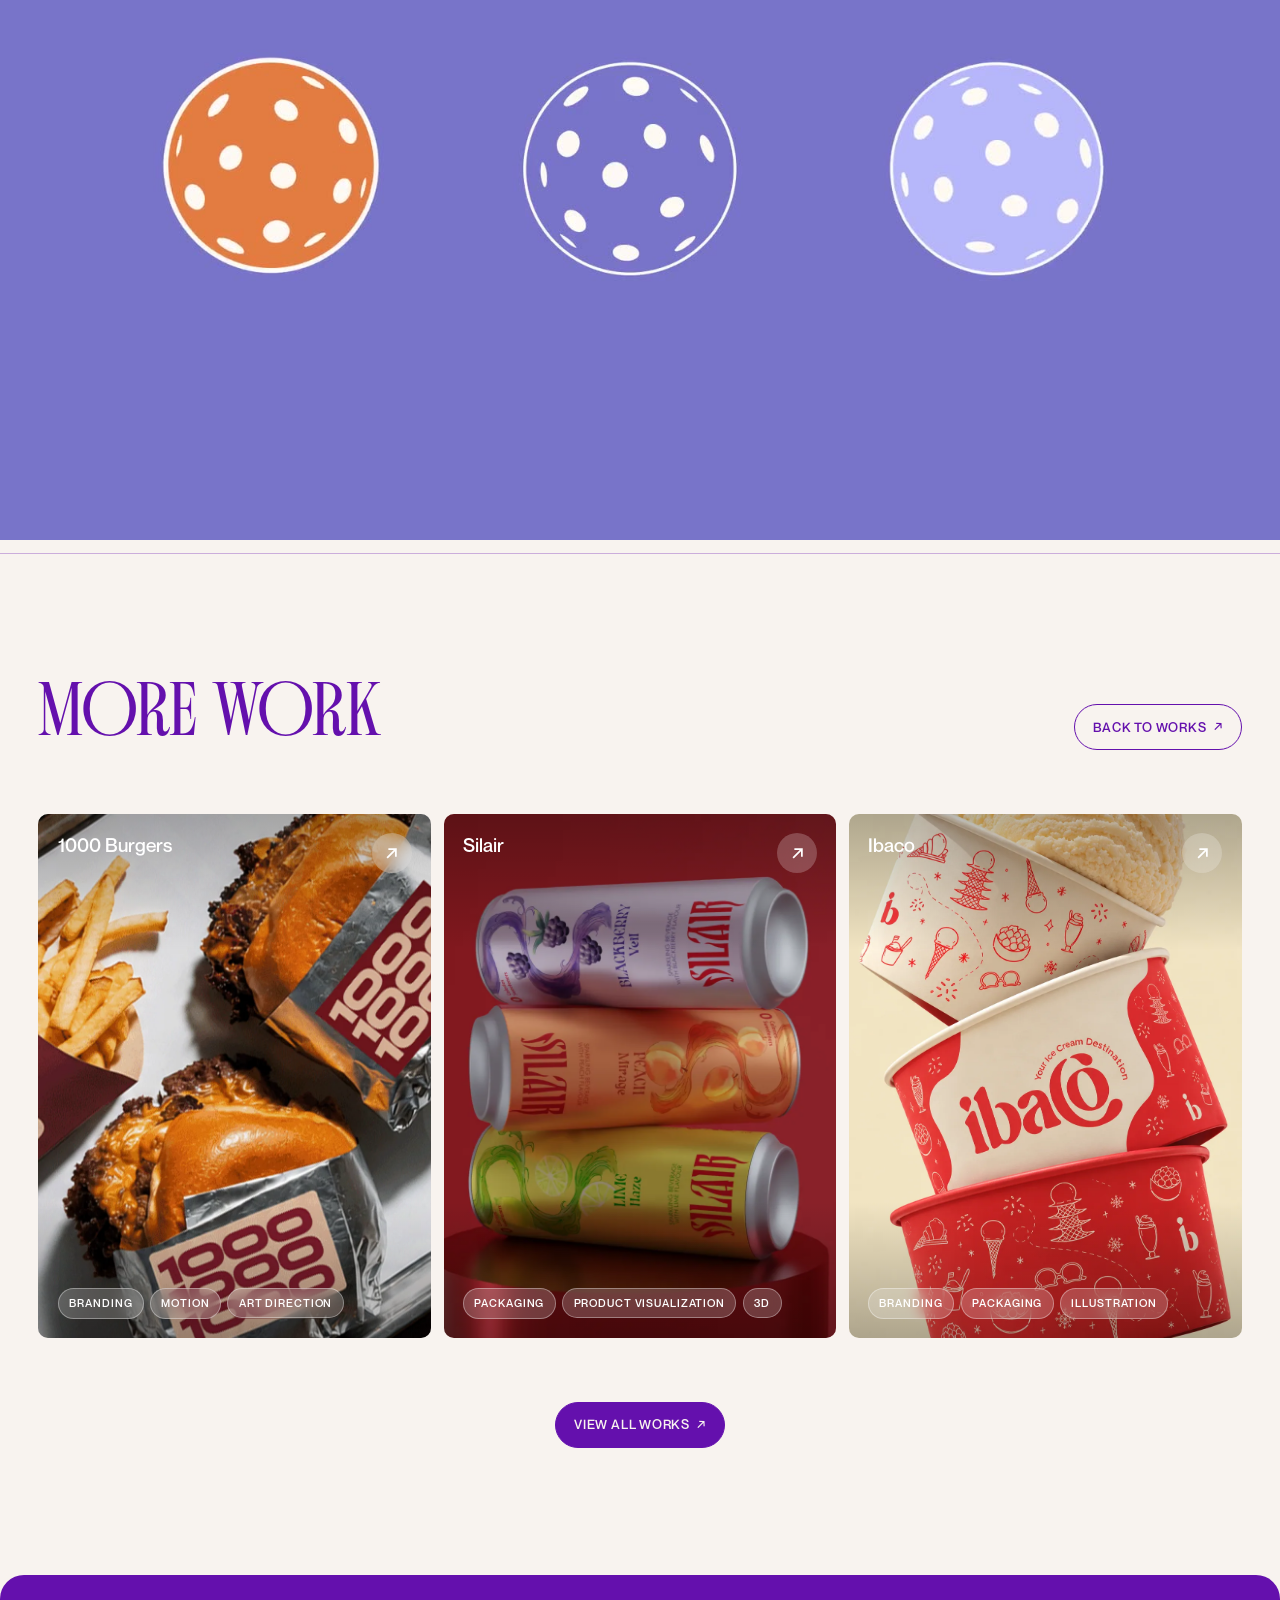
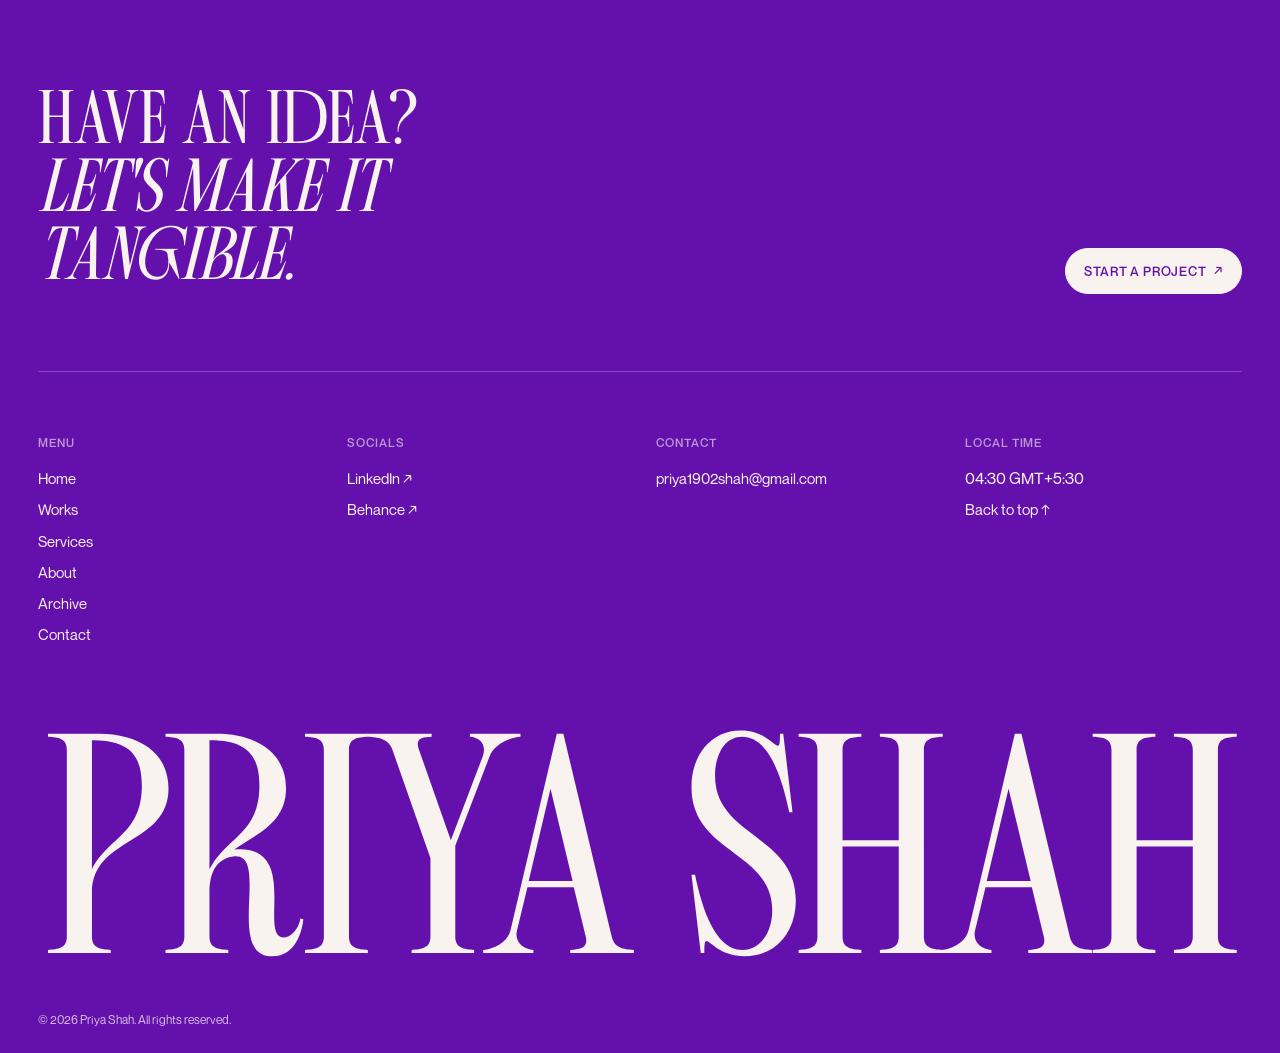
<file: work.html>
<!doctype html>
<html lang="en">
<head>
  <meta charset="utf-8">
  <meta name="viewport" content="width=device-width, initial-scale=1">
  <title>Priya Shah</title>
  <meta name="description" content="">
  <link rel="icon" href="assets/media/logo.svg" type="image/svg+xml">
  <link rel="preload" href="assets/fonts/AglioPicasso.woff2" as="font" type="font/woff2" crossorigin>
  <link rel="preload" href="assets/fonts/NeueMontreal-Regular.woff2" as="font" type="font/woff2" crossorigin>
  <link rel="stylesheet" href="assets/css/fonts.css">
  <link rel="stylesheet" href="assets/css/style.css">
</head>
<body data-page="work">
  <div class="loader" aria-hidden="true"><span>PS</span></div>
  <div id="app"></div>
  <script src="assets/js/main.js" defer></script>
</body>
</html>
</file>
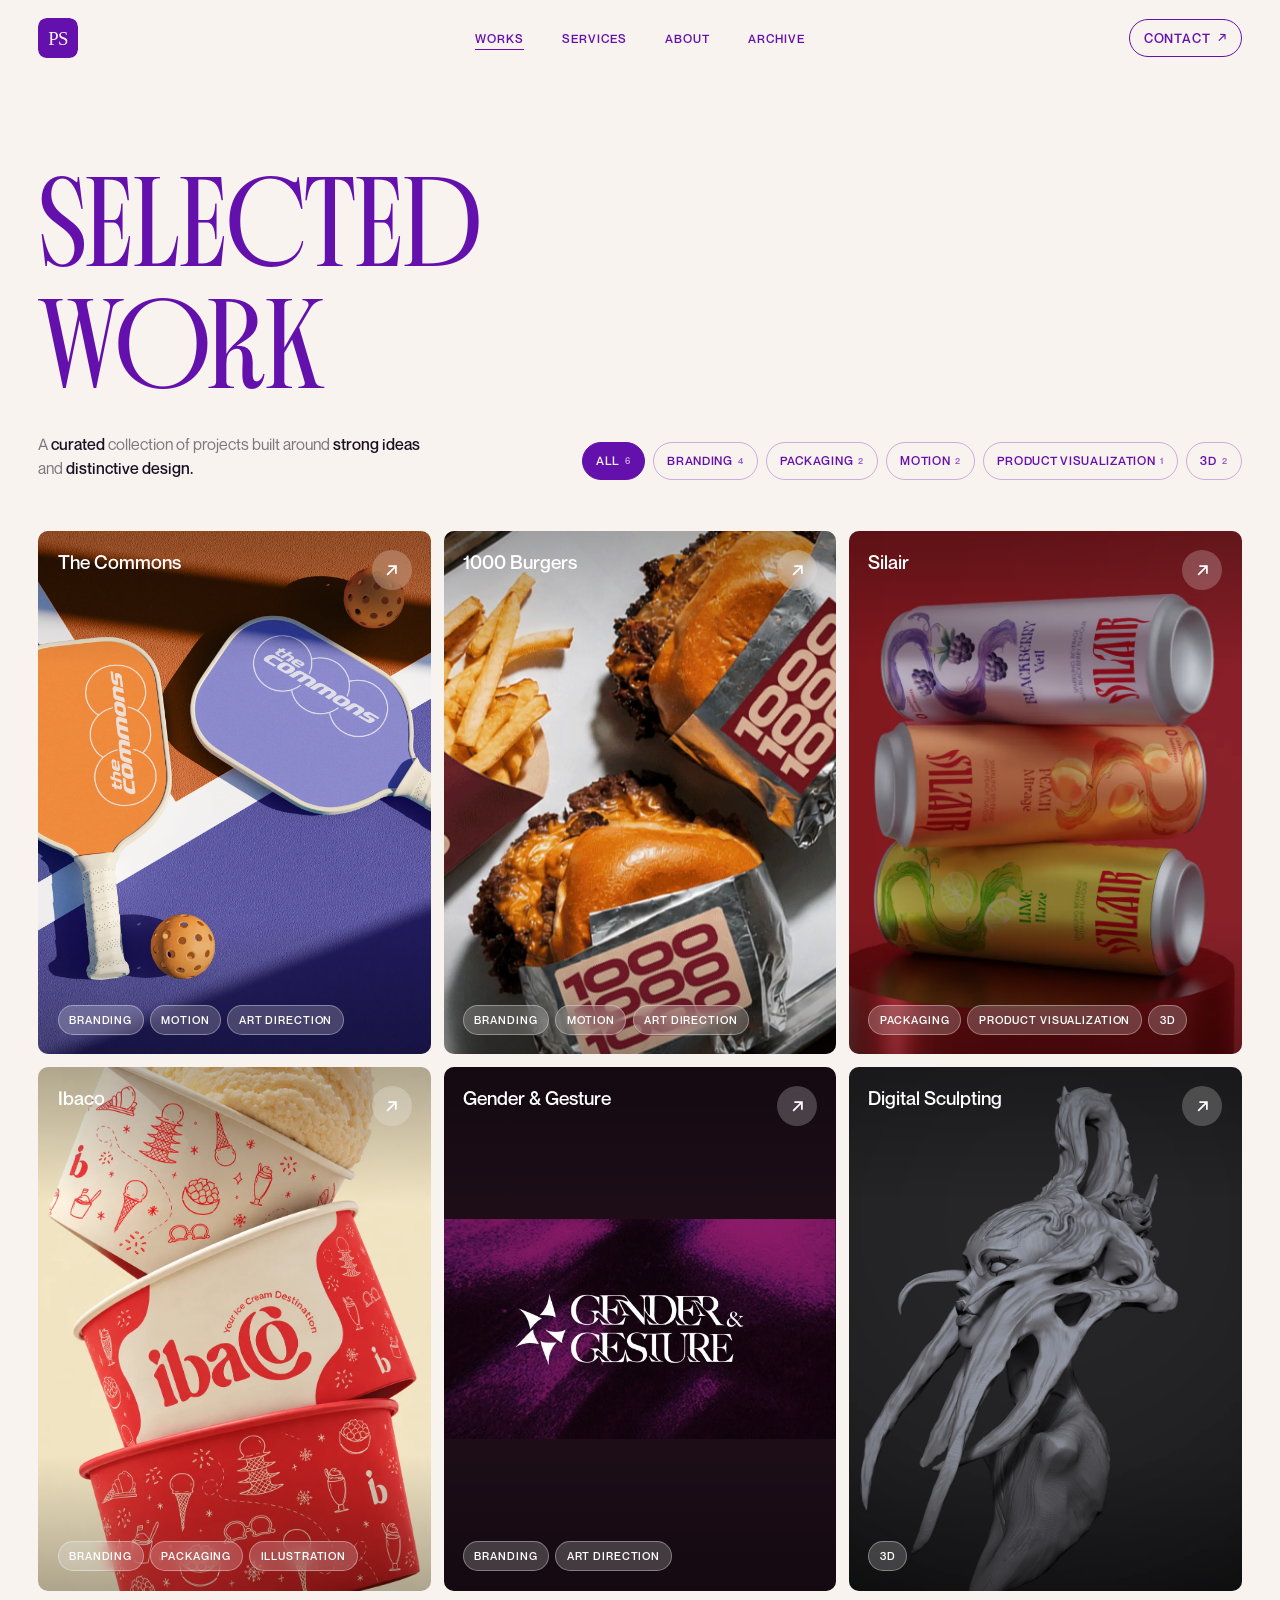
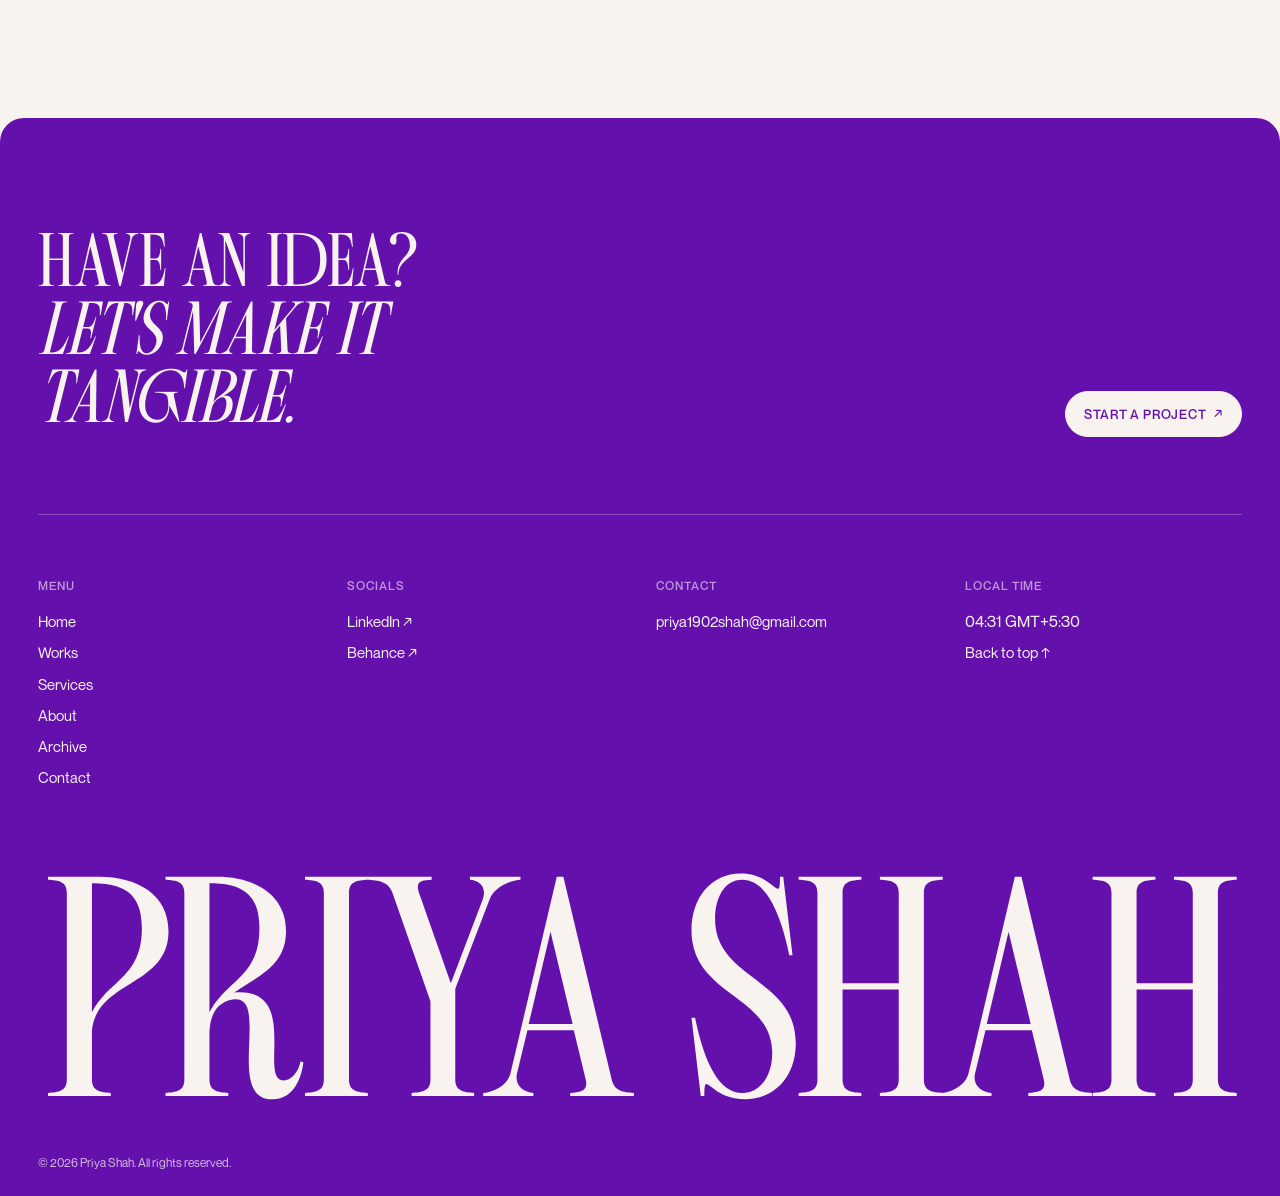
<file: works.html>
<!doctype html>
<html lang="en">
<head>
  <meta charset="utf-8">
  <meta name="viewport" content="width=device-width, initial-scale=1">
  <title>Priya Shah</title>
  <meta name="description" content="">
  <link rel="icon" href="assets/media/logo.svg" type="image/svg+xml">
  <link rel="preload" href="assets/fonts/AglioPicasso.woff2" as="font" type="font/woff2" crossorigin>
  <link rel="preload" href="assets/fonts/NeueMontreal-Regular.woff2" as="font" type="font/woff2" crossorigin>
  <link rel="stylesheet" href="assets/css/fonts.css">
  <link rel="stylesheet" href="assets/css/style.css">
</head>
<body data-page="works">
  <div class="loader" aria-hidden="true"><span>PS</span></div>
  <div id="app"></div>
  <script src="assets/js/main.js" defer></script>
</body>
</html>
</file>
<file: assets/css/fonts.css>
/* Brand fonts (from the design spec): Aglio Picasso (display) + Neue Montreal (body). */
@font-face {
  font-family: "Aglio Picasso";
  src: url("../fonts/AglioPicasso.woff2") format("woff2");
  font-weight: 400;
  font-style: normal;
  font-display: swap;
}
@font-face {
  font-family: "Neue Montreal";
  src: url("../fonts/NeueMontreal-Light.woff2") format("woff2");
  font-weight: 300;
  font-style: normal;
  font-display: swap;
}
@font-face {
  font-family: "Neue Montreal";
  src: url("../fonts/NeueMontreal-LightItalic.woff2") format("woff2");
  font-weight: 300;
  font-style: italic;
  font-display: swap;
}
@font-face {
  font-family: "Neue Montreal";
  src: url("../fonts/NeueMontreal-Regular.woff2") format("woff2");
  font-weight: 400;
  font-style: normal;
  font-display: swap;
}
@font-face {
  font-family: "Neue Montreal";
  src: url("../fonts/NeueMontreal-Italic.woff2") format("woff2");
  font-weight: 400;
  font-style: italic;
  font-display: swap;
}
@font-face {
  font-family: "Neue Montreal";
  src: url("../fonts/NeueMontreal-Medium.woff2") format("woff2");
  font-weight: 500;
  font-style: normal;
  font-display: swap;
}
@font-face {
  font-family: "Neue Montreal";
  src: url("../fonts/NeueMontreal-MediumItalic.woff2") format("woff2");
  font-weight: 500;
  font-style: italic;
  font-display: swap;
}
@font-face {
  font-family: "Neue Montreal";
  src: url("../fonts/NeueMontreal-Bold.woff2") format("woff2");
  font-weight: 700;
  font-style: normal;
  font-display: swap;
}
@font-face {
  font-family: "Neue Montreal";
  src: url("../fonts/NeueMontreal-BoldItalic.woff2") format("woff2");
  font-weight: 700;
  font-style: italic;
  font-display: swap;
}
</file>
<file: assets/css/style.css>
/* =========================================================
   Priya Shah — Portfolio
   Colours, fonts and radius come from content/site.json (theme).
   Values below are fallbacks.

   TYPE SYSTEM (use these classes, not one-off sizes)
   .t-display  Aglio Picasso · UPPERCASE · hero name, footer wordmark
   .t-h1       Aglio Picasso · UPPERCASE · page titles, case-study titles
   .t-h2       Aglio Picasso · UPPERCASE · section titles
   .t-h3       Aglio Picasso · UPPERCASE · card / block titles
   .t-lead     Aglio Picasso · Sentence case · statements, quotes, links
   .t-body-l   Neue Montreal · intros, case-study copy
   (body)      Neue Montreal · 16px
   .t-label    Neue Montreal Medium · UPPERCASE · labels, eyebrows, nav

   BUTTONS (two styles, same hover as the navbar Contact pill)
   .btn            secondary action — outline, fills on hover
   .btn.is-solid   primary action  — filled, empties on hover
   Colours follow the section: --c (ink/accent) and --inv (its inverse).
   ========================================================= */

:root {
  --primary: #6410AD;
  --base: #F8F3EF;
  --ink: #1B1023;
  --tint: #D9C2E8;
  --radius: 10px;
  --font-display: "Aglio Picasso", "Times New Roman", serif;
  --font-body: "Neue Montreal", "Helvetica Neue", Arial, sans-serif;

  --gutter: clamp(1rem, 3vw, 2.75rem);
  --gap: clamp(.5rem, 1vw, 1rem);          /* one gap value: grids, case images, padding */
  --header-h: 76px;
  --ease: cubic-bezier(.2, .8, .2, 1);
  --ease-io: cubic-bezier(.65, 0, .35, 1);
  --line: color-mix(in srgb, var(--primary) 30%, transparent);

  --scale-name: 1;
  --scale-page-title: 1;
  --scale-section: 1;
  --scale-body: 1;
  --fs-display: clamp(calc(5.5rem * var(--scale-name)), calc(21vw * var(--scale-name)), calc(24rem * var(--scale-name)));
  --fs-h1: clamp(calc(3.4rem * var(--scale-page-title)), calc(9.5vw * var(--scale-page-title)), calc(9rem * var(--scale-page-title)));
  --fs-h2: clamp(calc(2.5rem * var(--scale-section)), calc(5.6vw * var(--scale-section)), calc(5.25rem * var(--scale-section)));
  --fs-h3: clamp(calc(1.55rem * var(--scale-section)), calc(2.3vw * var(--scale-section)), calc(2.25rem * var(--scale-section)));
  --fs-lead: clamp(1.7rem, 3.2vw, 3.1rem);
  --fs-body-l: clamp(calc(1.0625rem * var(--scale-body)), calc(1.25vw * var(--scale-body)), calc(1.25rem * var(--scale-body)));
  --fs-small: calc(.8125rem * var(--scale-body));
  --fs-label: .75rem;

  /* context colours (light sections) */
  --c: var(--primary);
  --inv: var(--base);
}
.is-dark { --c: var(--base); --inv: var(--primary); color: var(--base); }

*, *::before, *::after { box-sizing: border-box; }
html { -webkit-text-size-adjust: 100%; scroll-behavior: smooth; }
html.lock { overflow: hidden; }
body {
  margin: 0; background: var(--base); color: var(--primary);
  font-family: var(--font-body); font-size: calc(16px * var(--scale-body)); line-height: 1.5;
  -webkit-font-smoothing: antialiased; text-rendering: optimizeLegibility; overflow-x: hidden;
}
img, video { display: block; max-width: 100%; }
a { color: inherit; text-decoration: none; }
button { font: inherit; color: inherit; background: none; border: 0; padding: 0; cursor: pointer; }
input, textarea { font: inherit; color: inherit; }
::selection { background: var(--primary); color: var(--base); }
h1, h2, h3, h4, p, blockquote { margin: 0; }
em { font-style: italic; }
.wrap { padding-inline: var(--gutter); }
.sr-only { position: absolute; width: 1px; height: 1px; overflow: hidden; clip: rect(0 0 0 0); white-space: nowrap; }

/* ---------- Type scale ---------- */
.t-display, .t-h1, .t-h2, .t-h3, .t-lead { font-family: var(--font-display); font-weight: 400; letter-spacing: -.005em; }
.t-display, .t-h1, .t-h2, .t-h3 { text-transform: uppercase; }
.t-display { font-size: var(--fs-display); line-height: .84; letter-spacing: -.015em; }
.t-h1 { font-size: var(--fs-h1); line-height: .92; }
.t-h2 { font-size: var(--fs-h2); line-height: .95; }
.t-h3 { font-size: var(--fs-h3); line-height: 1; }
.t-lead { font-size: var(--fs-lead); line-height: 1.06; }
.t-body-l { font-size: var(--fs-body-l); line-height: 1.5; }
.t-small { font-size: var(--fs-small); line-height: 1.45; }
.t-label { font-family: var(--font-body); font-size: var(--fs-label); line-height: 1.2; letter-spacing: .08em; text-transform: uppercase; font-weight: 500; }
.t-muted { opacity: .62; }

/* ---------- Loader ---------- */
.loader { position: fixed; inset: 0; z-index: 200; background: var(--primary); display: grid; place-items: center; transition: transform .9s var(--ease-io) .1s; }
.loader span { font-family: var(--font-display); color: var(--base); font-size: clamp(3rem, 10vw, 7rem); animation: pulse 1.2s ease-in-out infinite; }
.is-ready .loader { transform: translateY(-100%); }
@keyframes pulse { 50% { opacity: .35; } }

/* ---------- Media (10px radius) ---------- */
.media { position: relative; overflow: hidden; border-radius: var(--radius); background: var(--tint); isolation: isolate; }
.media > img, .media > video { width: 100%; height: 100%; object-fit: cover; }
.media.is-contain > img, .media.is-contain > video { object-fit: contain; }
.media .hover-video { position: absolute; inset: 0; opacity: 0; transition: opacity .5s var(--ease); }
.media.is-playing .hover-video { opacity: 1; }
.media.is-bleed { border-radius: 0; }
.ph { position: absolute; inset: 0; background: radial-gradient(120% 90% at 15% 10%, var(--c3, #fff) 0%, transparent 55%), radial-gradient(90% 120% at 90% 90%, var(--c2, #b07bdb) 0%, transparent 60%), linear-gradient(135deg, var(--c1, #6410AD), var(--c2, #b07bdb)); }
.ph-label { position: absolute; left: 50%; top: 50%; transform: translate(-50%, -50%); font-size: 11px; letter-spacing: .1em; text-transform: uppercase; color: rgba(255,255,255,.85); border: 1px dashed rgba(255,255,255,.55); border-radius: 999px; padding: .45em 1em; white-space: nowrap; }

/* ---------- Buttons ---------- */
.btn {
  display: inline-flex; align-items: center; justify-content: center; gap: .55em;
  height: 46px; padding: 0 1.4em; border-radius: 999px; white-space: nowrap;
  border: 1px solid var(--c); color: var(--c); background: transparent;
  font-family: var(--font-body); font-size: 13px; font-weight: 500; letter-spacing: .06em; text-transform: uppercase;
  transition: background-color .35s var(--ease), color .35s var(--ease), border-color .35s var(--ease);
}
.btn:hover, .btn:focus-visible { background: var(--c); color: var(--inv); }
.btn.is-solid { background: var(--c); color: var(--inv); }
.btn.is-solid:hover, .btn.is-solid:focus-visible { background: transparent; color: var(--c); }
.btn.is-sm { height: 38px; padding: 0 1.1em; }
.btn:disabled { opacity: .55; pointer-events: none; }
.btn-arrow { font-size: 1.05em; line-height: 1; }

.swap { position: relative; display: inline-block; overflow: hidden; vertical-align: top; line-height: 1.25; padding-block: .05em; }
.swap > span { display: block; transition: transform .5s var(--ease); }
.swap > span + span { position: absolute; inset: .05em 0 auto; transform: translateY(110%); font-style: italic; }
a:hover > .swap > span:first-child, button:hover > .swap > span:first-child, a:focus-visible > .swap > span:first-child { transform: translateY(-110%); }
a:hover > .swap > span + span, button:hover > .swap > span + span, a:focus-visible > .swap > span + span { transform: translateY(0); }

/* ---------- Custom cursor ---------- */
.cursor { position: fixed; left: 0; top: 0; z-index: 300; pointer-events: none; width: 14px; height: 14px; margin: -7px 0 0 -7px; border-radius: 999px; background: #fff; mix-blend-mode: difference; transition: width .35s var(--ease), height .35s var(--ease), margin .35s var(--ease), background .3s, opacity .3s; display: grid; place-items: center; opacity: 0; }
.cursor.is-visible { opacity: 1; }
.cursor.is-link { width: 46px; height: 46px; margin: -23px 0 0 -23px; }
.cursor.is-label { width: 128px; height: 44px; margin: -22px 0 0 -64px; mix-blend-mode: normal; background: var(--base); color: var(--primary); box-shadow: 0 10px 30px -10px rgba(0,0,0,.35); }
.cursor-text { font-size: 12px; font-weight: 500; letter-spacing: .06em; text-transform: uppercase; white-space: nowrap; opacity: 0; transform: scale(.6); transition: opacity .25s, transform .35s var(--ease); }
.cursor.is-label .cursor-text { opacity: 1; transform: none; }
.cursor.is-down { transform: scale(.85); }
@media (hover: hover) and (pointer: fine) {
  .has-cursor, .has-cursor a, .has-cursor button, .has-cursor [data-cursor] { cursor: none; }
  .has-cursor input, .has-cursor textarea { cursor: text; }
}
@media (hover: none), (pointer: coarse) { .cursor { display: none; } }

/* ---------- Reveal on scroll ---------- */
.reveal { opacity: 0; transform: translateY(40px); transition: opacity 1s var(--ease), transform 1.1s var(--ease); transition-delay: var(--d, 0s); }
.reveal.is-in { opacity: 1; transform: none; }
/* extra room above/below so tall Aglio caps & accents are never clipped */
.reveal-line { display: block; overflow: hidden; padding: .16em 0 .08em; margin: -.16em 0 -.08em; }
.reveal-line > span { display: block; transform: translateY(110%); transition: transform 1.1s var(--ease); transition-delay: var(--d, 0s); }
.is-in .reveal-line > span, .reveal-line.is-in > span { transform: none; }
@media (prefers-reduced-motion: reduce) { .reveal, .reveal-line > span { opacity: 1; transform: none; transition: none; } html { scroll-behavior: auto; } }

/* ---------- Header ---------- */
.header {
  --c: var(--primary); --inv: var(--base);
  position: fixed; inset: 0 0 auto 0; z-index: 100; height: var(--header-h);
  display: grid; grid-template-columns: 1fr auto 1fr; align-items: center; gap: 1rem;
  padding-inline: var(--gutter); color: var(--c);
  transition: color .4s var(--ease), height .4s var(--ease);
}
.header::before { content: ""; position: absolute; inset: 0; z-index: -1; opacity: 0; background: color-mix(in srgb, var(--base) 84%, transparent); backdrop-filter: blur(14px); -webkit-backdrop-filter: blur(14px); border-bottom: 1px solid color-mix(in srgb, var(--primary) 12%, transparent); transition: opacity .4s var(--ease); }
html:not(.is-scrolled) .on-dark .header, .menu-open .header { --c: var(--base); --inv: var(--primary); }
.is-scrolled .header { height: 64px; }
.is-scrolled .header::before { opacity: 1; }
.menu-open .header::before { opacity: 0; }
.header-logo { justify-self: start; display: flex; align-items: center; height: 40px; }
.header-logo img { height: 100%; width: auto; border-radius: 8px; }
.header-nav { display: flex; gap: clamp(1.25rem, 3vw, 2.75rem); }
.header-nav a { position: relative; padding: .3em 0; }
.header-nav a::after { content: ""; position: absolute; left: 0; right: 0; bottom: 0; height: 1px; background: currentColor; transform: scaleX(0); transform-origin: right; transition: transform .45s var(--ease); }
.header-nav a:hover::after, .header-nav a.is-active::after { transform: scaleX(1); transform-origin: left; }
.header-right { justify-self: end; display: flex; align-items: center; gap: 1rem; }
.burger { width: 44px; height: 44px; border-radius: 999px; display: none; place-items: center; position: relative; border: 1px solid currentColor; }
.burger span { position: absolute; left: 13px; right: 13px; height: 1.5px; background: currentColor; transition: transform .5s var(--ease), top .5s var(--ease); }
.burger span:nth-child(1) { top: 17px; }
.burger span:nth-child(2) { top: 25px; }
.menu-open .burger span:nth-child(1) { top: 21px; transform: rotate(45deg); }
.menu-open .burger span:nth-child(2) { top: 21px; transform: rotate(-45deg); }

.menu { position: fixed; inset: 0; z-index: 90; background: var(--primary); color: var(--base); display: flex; flex-direction: column; justify-content: space-between; padding: calc(var(--header-h) + 4vh) var(--gutter) var(--gutter); clip-path: inset(0 0 100% 0); transition: clip-path .8s var(--ease-io); visibility: hidden; }
.menu-open .menu { clip-path: inset(0 0 0 0); visibility: visible; }
.menu-links { list-style: none; margin: 0; padding: 0; }
.menu-links li { overflow: hidden; border-bottom: 1px solid color-mix(in srgb, var(--base) 20%, transparent); padding-top: .12em; }
.menu-links a { display: flex; align-items: baseline; gap: 1rem; padding: .1em 0; font-family: var(--font-display); text-transform: uppercase; font-size: clamp(2.8rem, 10vw, 7rem); line-height: 1.02; transform: translateY(115%); transition: transform .9s var(--ease); }
.menu-links a small { font-family: var(--font-body); font-size: 12px; letter-spacing: .1em; opacity: .6; }
.menu-links a:hover { font-style: italic; }
.menu-open .menu-links a { transform: none; transition-delay: calc(.25s + var(--i) * .06s); }
.menu-foot { display: flex; flex-wrap: wrap; justify-content: space-between; gap: 1rem; font-size: 14px; opacity: 0; transition: opacity .6s .5s; }
.menu-open .menu-foot { opacity: 1; }
.menu-foot .socials { display: flex; gap: 1.25rem; }

/* Header collapses to the phone layout on tablets (any width ≤1100px, or any touch tablet in portrait) */
@media (max-width: 1100px), (hover: none) and (pointer: coarse) and (orientation: portrait) {
  .header { grid-template-columns: 1fr auto; }
  .header-nav, .header-cta { display: none; }
  .burger { display: grid; }
}

/* ---------- Hero ---------- */
.hero { position: relative; background: var(--primary); overflow: hidden; }
.hero-bg { position: absolute; inset: 0; z-index: 0; }
.hero-bg img, .hero-bg video { width: 100%; height: 100%; object-fit: cover; }
.hero-inner { position: relative; z-index: 1; min-height: calc(100svh - 76px); padding: calc(var(--header-h) + 2vh) var(--gutter) var(--gutter); display: grid; }
.hero-name { font-family: var(--font-display); font-weight: 400; text-transform: uppercase; line-height: .84; letter-spacing: -.015em; }
.hero--split .hero-inner { grid-template-columns: 1fr auto; grid-template-rows: auto 1fr auto; }
.hero--split .hero-name { display: contents; }
.hero--split .hero-first { grid-column: 1; grid-row: 1; font-size: var(--fs-display); }
.hero--split .hero-last { grid-column: 1 / -1; grid-row: 3; justify-self: end; font-size: var(--fs-display); }
.hero--split .hero-tagline { grid-column: 1; grid-row: 2 / 4; align-self: end; margin-bottom: 1.5vw; max-width: 23rem; }
.hero--split .hero-circle { grid-column: 2; grid-row: 1; align-self: center; }
.hero--centered .hero-inner { place-content: center; text-align: center; gap: 4vh; }
.hero--centered .hero-name { white-space: nowrap; }
.hero--centered .hero-tagline { margin-inline: auto; max-width: 23rem; }
.hero--centered .hero-circle { display: none; }
.hero-tagline { color: color-mix(in srgb, var(--base) 70%, transparent); }
.hero-tagline strong { color: var(--base); font-weight: 500; }
.hero-circle { width: clamp(76px, 8vw, 124px); aspect-ratio: 1; border-radius: 999px; background: var(--base); color: var(--primary); display: grid; place-items: center; transition: transform .6s var(--ease); }
.hero-circle svg { width: 42%; height: 42%; transition: transform .6s var(--ease); }
.hero-circle:hover { transform: scale(1.08); }
.hero-circle:hover svg { transform: translate(8%, 8%); }
.hero-strip { background: var(--base); color: var(--primary); }
.hero-strip-inner { display: flex; justify-content: space-between; align-items: center; gap: 1rem; min-height: 76px; }
.hero-strip a { font-size: var(--fs-body-l); font-weight: 500; display: inline-flex; gap: .35em; align-items: center; white-space: nowrap; }
.hero-strip .arr { display: inline-block; transition: transform .4s var(--ease); }
.hero-strip a:hover .arr { transform: translate(3px, -3px); }

/* ---------- Sections ---------- */
.section { padding-block: clamp(5rem, 10vw, 9rem); position: relative; }
.section-head { display: flex; align-items: end; justify-content: space-between; gap: 2rem; margin-bottom: clamp(2.5rem, 5vw, 4.5rem); }
.rule-title { display: flex; align-items: center; gap: 1rem; margin-bottom: 1.5rem; }
.rule-title .diamond { width: 12px; height: 12px; background: currentColor; transform: rotate(45deg); flex: none; }
.rule-title .rule { flex: 1; height: 1px; background: currentColor; opacity: .9; }
.rule-title.is-reverse { flex-direction: row-reverse; }

/* ---------- Home: works ---------- */
.works-home { overflow: clip; }
.works-home-bg { position: absolute; inset: 0; z-index: -1; }
.works-home-bg img { width: 100%; height: 100%; object-fit: cover; }
.works-home-grid { display: grid; grid-template-columns: minmax(220px, 30%) 1fr; gap: clamp(2rem, 5vw, 6rem); }
.works-side { position: sticky; top: calc(var(--header-h) + 3rem); align-self: start; }
.works-side .t-h2 { margin: .9rem 0 2.5rem; }
.nodes { margin: 0 0 2.5rem; padding: 0 0 0 1px; position: relative; }
.nodes::before { content: ""; position: absolute; left: 6px; top: 8px; bottom: 8px; width: 1px; background: color-mix(in srgb, currentColor 35%, transparent); }
.nodes-progress { position: absolute; left: 6px; top: 8px; width: 1px; background: currentColor; height: 0; transition: height .6s var(--ease); }
.node { display: flex; align-items: center; gap: 1rem; padding: .55rem 0; opacity: .55; transition: opacity .4s; position: relative; width: 100%; text-align: left; }
.node:hover, .node.is-active { opacity: 1; }
.node-dot { width: 12px; height: 12px; border-radius: 99px; border: 1px solid currentColor; background: var(--primary); flex: none; transition: background .4s, transform .4s var(--ease); position: relative; z-index: 1; }
.node.is-active .node-dot { background: currentColor; transform: scale(1.25); }
.node-num { width: 1.8em; }
.node-title { font-size: 15px; font-weight: 500; }
.node.is-active .node-title { font-style: italic; }
.works-list { display: grid; gap: clamp(4rem, 9vw, 8rem); }
.work-feature { display: block; }
.work-feature .media { aspect-ratio: 16 / 10; }
.work-feature .media > img { transition: transform 1.2s var(--ease); }
.work-feature:hover .media > img { transform: scale(1.03); }
.work-feature-meta { display: flex; justify-content: space-between; align-items: baseline; gap: 1rem; margin-top: 1.1rem; }
.work-feature-meta p { margin-top: .5rem; opacity: .8; max-width: 34rem; }

.tags { display: flex; flex-wrap: wrap; gap: .4rem; }
.tag { font-size: 11px; letter-spacing: .08em; text-transform: uppercase; font-weight: 500; padding: .55em .95em; border-radius: 999px; background: rgba(255,255,255,.2); backdrop-filter: blur(8px); -webkit-backdrop-filter: blur(8px); color: #fff; border: 1px solid rgba(255,255,255,.35); }

/* ---------- Services ---------- */
.services-grid { display: grid; grid-template-columns: repeat(5, 1fr); border-radius: var(--radius); overflow: hidden; }
.service { position: relative; min-height: clamp(380px, 34vw, 520px); padding: clamp(1rem, 1.6vw, 1.6rem); display: flex; flex-direction: column; justify-content: space-between; gap: 2rem; isolation: isolate; border-left: 1px solid var(--line); transition: color .5s var(--ease); overflow: hidden; }
.service:first-child { border-left: 0; }
.service-bg { position: absolute; inset: 0; z-index: -1; opacity: 0; transform: scale(1.08); transition: opacity .6s var(--ease), transform 1.2s var(--ease); }
.service-bg img, .service-bg video { width: 100%; height: 100%; object-fit: cover; }
.service-bg::after { content: ""; position: absolute; inset: 0; background: linear-gradient(to bottom, rgba(0,0,0,.3), rgba(0,0,0,.5)); }
.service:hover .service-bg, .service.is-open .service-bg { opacity: 1; transform: none; }
.service:hover, .service.is-open { color: var(--base); }
.service .t-h3 { padding-right: 1.75rem; overflow-wrap: anywhere; }
.service p { font-size: var(--fs-small); max-width: 24ch; }
.service-num { position: absolute; right: clamp(1rem, 1.6vw, 1.6rem); top: clamp(1rem, 1.6vw, 1.6rem); opacity: .6; }

/* ---------- Feedback ---------- */
.feedback { padding-bottom: clamp(1rem, 3vw, 2rem); }
.feedback-nav { display: flex; gap: .6rem; }
.round-btn { width: 52px; height: 52px; border-radius: 999px; display: grid; place-items: center; background: color-mix(in srgb, var(--primary) 14%, transparent); color: var(--primary); transition: background .35s, color .35s, transform .35s var(--ease); }
.round-btn:hover { background: var(--primary); color: var(--base); }
.round-btn:active { transform: scale(.92); }
.round-btn:disabled { opacity: .35; pointer-events: none; }
.round-btn svg { width: 18px; height: 18px; }
.feedback-track { display: grid; grid-auto-flow: column; grid-auto-columns: min(86%, 1100px); gap: var(--gap); overflow-x: auto; scroll-snap-type: x mandatory; scrollbar-width: none; padding-inline: var(--gutter); scroll-padding-inline: var(--gutter); overscroll-behavior-x: contain; user-select: none; }
.feedback-track::-webkit-scrollbar { display: none; }
.feedback-track.is-dragging { scroll-snap-type: none; scroll-behavior: auto; }
.feedback-track.is-dragging * { pointer-events: none; }
.quote-card { scroll-snap-align: start; background: var(--tint); border-radius: var(--radius); padding: clamp(1.25rem, 3vw, 2.5rem); display: grid; grid-template-columns: 1fr 1.4fr; gap: 2rem; min-height: clamp(320px, 30vw, 420px); }
.quote-avatar { width: 84px; aspect-ratio: 1 / 1.2; }
.quote-avatar img { -webkit-user-drag: none; }
.quote-body { display: flex; flex-direction: column; justify-content: space-between; gap: 2rem; }
.quote-name { font-weight: 500; font-size: 14px; }
.quote-role { font-style: italic; font-size: 13px; opacity: .7; }

/* ---------- Contact ---------- */
.contact-grid { display: grid; grid-template-columns: 1fr 1.15fr; gap: clamp(2.5rem, 7vw, 8rem); align-items: start; }
.contact-grid > div > .t-h1, .contact-grid > div > .t-h2 { margin-bottom: 2.5rem; }
.contact-label { color: var(--ink); margin-bottom: .5rem; }
.copy-email { position: relative; display: inline-flex; align-items: center; gap: .6rem; margin-bottom: 2rem; color: color-mix(in srgb, var(--primary) 55%, var(--base)); transition: color .3s; text-align: left; overflow-wrap: anywhere; }
.copy-email:hover { color: var(--primary); }
.copy-icon { width: 24px; height: 24px; flex: none; opacity: 0; transform: translateX(-6px); transition: opacity .3s, transform .4s var(--ease); }
.copy-email:hover .copy-icon, .copy-email:focus-visible .copy-icon, .copy-email.is-copied .copy-icon { opacity: 1; transform: none; }
.copy-tip { position: absolute; left: 0; top: -2.2rem; font-family: var(--font-body); font-size: 12px; background: var(--primary); color: var(--base); padding: .35em .8em; border-radius: 999px; opacity: 0; transform: translateY(6px); transition: opacity .3s, transform .3s var(--ease); pointer-events: none; white-space: nowrap; }
.copy-email:hover .copy-tip, .copy-email.is-copied .copy-tip { opacity: 1; transform: none; }
.social-list { display: grid; gap: .3rem; list-style: none; padding: 0; margin: 0; }
.social-link { display: inline-flex; align-items: center; gap: .6rem; color: color-mix(in srgb, var(--primary) 55%, var(--base)); background: linear-gradient(currentColor, currentColor) 0 100% / 0 1px no-repeat; transition: color .3s, background-size .5s var(--ease); }
.social-link svg { width: 22px; height: 22px; }
.social-link .arr { font-family: var(--font-body); font-size: .55em; transition: transform .4s var(--ease); }
.social-link:hover { color: var(--primary); background-size: 100% 1px; }
.social-link:hover .arr { transform: translate(3px, -3px); }
.form { display: grid; }
.field { display: grid; grid-template-columns: 140px 1fr; gap: 1rem; padding: 1.4rem 0; border-bottom: 1px solid color-mix(in srgb, var(--ink) 18%, transparent); transition: border-color .3s; }
.field:focus-within { border-color: var(--primary); }
.field label { color: var(--ink); padding-top: .2rem; }
.field input, .field textarea { border: 0; background: transparent; outline: none; width: 100%; color: var(--ink); font-size: 16px; resize: vertical; }
.field textarea { min-height: 7rem; }
.field ::placeholder { color: color-mix(in srgb, var(--ink) 40%, transparent); }
.form-foot { display: flex; justify-content: flex-end; margin-top: 1.75rem; }
.form-status { display: none; margin-top: 1.25rem; padding: .9rem 1.1rem; border-radius: var(--radius); font-size: 15px; background: color-mix(in srgb, var(--primary) 10%, transparent); color: var(--primary); }
.form-status.is-visible { display: block; }
.form-status.is-error { background: #fbe4e2; color: #9b1c13; }
.form-status.is-success { background: var(--primary); color: var(--base); }

/* ---------- FAQ ---------- */
.faq-grid { display: grid; grid-template-columns: 1fr 1.6fr; gap: clamp(2rem, 6vw, 6rem); }
.faq-grid > .t-h2 { position: sticky; top: calc(var(--header-h) + 2rem); align-self: start; }
.faq-list { border-top: 1px solid var(--line); }
.faq { border-bottom: 1px solid var(--line); transition: background .5s var(--ease), color .5s var(--ease); }
.faq.is-open { background: var(--primary); color: var(--base); border-radius: var(--radius); border-color: transparent; }
.faq-q { width: 100%; display: grid; grid-template-columns: 3rem 1fr 32px; align-items: center; gap: 1rem; padding: 1.3rem 1rem; text-align: left; font-size: var(--fs-body-l); font-weight: 500; }
.faq-q .n { opacity: .6; }
.faq-q:hover .q { font-style: italic; }
.faq-icon { width: 32px; height: 32px; border-radius: 99px; background: var(--primary); color: var(--base); display: grid; place-items: center; transition: transform .5s var(--ease), background .4s, color .4s; }
.faq-icon svg { width: 14px; height: 14px; }
.faq-icon .v { transition: transform .5s var(--ease); transform-origin: center; }
.faq.is-open .faq-icon { background: var(--base); color: var(--primary); transform: rotate(180deg); }
.faq.is-open .faq-icon .v { transform: scaleY(0); }
.faq-a { display: grid; grid-template-rows: 0fr; transition: grid-template-rows .55s var(--ease); }
.faq.is-open .faq-a { grid-template-rows: 1fr; }
.faq-a > div { overflow: hidden; }
.faq-a p { padding: 0 1rem 1.5rem calc(3rem + 2rem); max-width: 48rem; opacity: .9; }

/* ---------- Footer ---------- */
.footer { background: var(--primary); padding-top: clamp(4rem, 9vw, 8rem); overflow: hidden; border-radius: calc(var(--radius) * 2.4) calc(var(--radius) * 2.4) 0 0; margin-top: -1px; }
.footer-top { display: flex; justify-content: space-between; align-items: end; gap: 2rem; flex-wrap: wrap; padding-bottom: clamp(3rem, 6vw, 5rem); border-bottom: 1px solid color-mix(in srgb, var(--base) 25%, transparent); }
.footer-top .t-h2 { max-width: 15ch; }
.footer-cols { display: grid; grid-template-columns: repeat(4, 1fr); gap: 2rem; padding-block: clamp(2.5rem, 5vw, 4rem); }
.footer-cols h4 { margin-bottom: 1rem; opacity: .6; }
.footer-cols ul { list-style: none; margin: 0; padding: 0; display: grid; gap: .45rem; }
.footer-cols a, .footer-cols button { font-size: 15px; display: inline-flex; }
.footer-link { background: linear-gradient(currentColor, currentColor) 0 100% / 0 1px no-repeat; transition: background-size .45s var(--ease); }
.footer-link:hover { background-size: 100% 1px; }
.footer-time { font-variant-numeric: tabular-nums; }
.footer-word { font-family: var(--font-display); text-transform: uppercase; line-height: .8; white-space: nowrap; letter-spacing: -.015em; text-align: center; padding-top: .14em; user-select: none; }
.footer-bottom { display: flex; justify-content: space-between; gap: 1rem; flex-wrap: wrap; font-size: 12px; opacity: .75; padding-block: 1.25rem 1.5rem; }

/* ---------- Page head (works, archive) ---------- */
.page-head { padding-top: calc(var(--header-h) + clamp(3rem, 8vw, 7rem)); padding-bottom: clamp(2rem, 4vw, 3.5rem); display: flex; justify-content: space-between; align-items: end; gap: 2rem; flex-wrap: wrap; }
.page-desc { max-width: 24rem; margin-top: 1.25rem; color: color-mix(in srgb, var(--ink) 55%, transparent); }
.page-desc strong { color: var(--ink); font-weight: 500; }
.filters { display: flex; flex-wrap: wrap; gap: .5rem; }
.filter { height: 38px; padding: 0 1.1em; border-radius: 999px; border: 1px solid var(--line); font-size: 12px; font-weight: 500; letter-spacing: .06em; text-transform: uppercase; transition: background .35s, color .35s, border-color .35s; display: inline-flex; align-items: center; gap: .4em; }
.filter sup { font-size: 9px; opacity: .7; }
.filter:hover { border-color: var(--primary); background: var(--primary); color: var(--base); }
.filter.is-active { background: var(--primary); color: var(--base); border-color: var(--primary); }

/* ---------- Works grid (3:4 covers) ---------- */
.works-grid { display: grid; grid-template-columns: repeat(3, 1fr); gap: var(--gap); padding-bottom: clamp(5rem, 10vw, 9rem); }
.work-card { position: relative; display: block; color: #fff; }
.work-card .media { aspect-ratio: 3 / 4; }
.work-card.is-hidden { display: none; }
.work-card-ui { position: absolute; inset: 0; z-index: 2; padding: clamp(1rem, 1.5vw, 1.5rem); display: flex; flex-direction: column; justify-content: space-between; pointer-events: none; background: linear-gradient(to bottom, rgba(0,0,0,.28), transparent 26%, transparent 74%, rgba(0,0,0,.28)); border-radius: var(--radius); }
.work-card-top { display: flex; justify-content: space-between; align-items: start; gap: 1rem; }
.work-card-title { font-size: clamp(18px, 1.5vw, 22px); font-weight: 500; line-height: 1.2; }
.work-card-arrow { width: 40px; height: 40px; flex: none; border-radius: 99px; background: rgba(255,255,255,.22); backdrop-filter: blur(8px); -webkit-backdrop-filter: blur(8px); display: grid; place-items: center; transition: transform .5s var(--ease), background .4s, color .4s; }
.work-card-arrow svg { width: 15px; height: 15px; }
.work-card:hover .work-card-arrow { background: var(--base); color: var(--primary); transform: rotate(45deg); }
.work-card .media > img { transition: transform 1.2s var(--ease); }
.work-card:hover .media > img { transform: scale(1.04); }

/* ---------- Case study ---------- */
.case-hero { min-height: 100svh; padding-top: var(--header-h); display: grid; grid-template-columns: 1fr 1.2fr; }
.case-info { padding: clamp(2rem, 4vw, 3.5rem) var(--gutter) var(--gutter); display: flex; flex-direction: column; gap: clamp(1.5rem, 3vw, 2.5rem); }
.case-title-row { display: grid; grid-template-columns: auto 1fr; gap: 1.1rem; align-items: start; }
.case-num { opacity: .5; padding-top: .9em; font-variant-numeric: tabular-nums; }
.case-intro { color: var(--ink); max-width: 36rem; }
.case-intro p + p { margin-top: .9em; }
.case-table { display: grid; margin: 0; color: var(--ink); }
.case-row { display: grid; grid-template-columns: 8.5rem 1fr; gap: 1rem; padding: .7rem 0; border-bottom: 1px solid color-mix(in srgb, var(--ink) 14%, transparent); font-size: 15px; }
.case-row:first-child { border-top: 1px solid color-mix(in srgb, var(--ink) 14%, transparent); }
.case-row dt { color: var(--primary); padding-top: .2em; }
.case-row dd { margin: 0; }
.case-links { display: flex; flex-wrap: wrap; gap: .6rem; }
.case-media { padding: calc(var(--header-h) + var(--gap)) var(--gutter) var(--gutter) 0; height: 100svh; position: sticky; top: 0; }
.case-media .media { height: 100%; }

.case-blocks { display: grid; gap: var(--gap); padding-bottom: var(--gap); }
.cb-media, .cb-pair { padding-inline: var(--gap); }
.cb-media.is-bleed { padding-inline: 0; }
.cb-pair { display: grid; grid-template-columns: 1fr 1fr; gap: var(--gap); }
.cb-text { display: grid; grid-template-columns: 1fr 1.6fr; gap: 2rem; padding: clamp(3rem, 6vw, 5.5rem) var(--gutter); color: var(--ink); }
.cb-text + .cb-text { padding-top: 0; }
.cb-divider + .cb-text { padding-top: clamp(1.5rem, 3vw, 2.5rem); }
.cb-text-head { color: var(--primary); display: grid; gap: .75rem; align-content: start; }
.cb-text-body { display: grid; gap: 1.1rem; max-width: 46rem; }
.cb-kicker { color: var(--primary); }
.cb-divider { padding: clamp(4rem, 9vw, 8rem) var(--gutter) clamp(1rem, 2vw, 1.5rem); color: var(--primary); }
.cb-divider .rule-title { margin-bottom: .9rem; }
.cb-divider p { color: color-mix(in srgb, var(--ink) 60%, transparent); max-width: 34rem; }

/* Before / after (Ibaco) */
.compare { touch-action: pan-y; user-select: none; cursor: ew-resize; --pos: 0%; }
.compare img { position: absolute; inset: 0; width: 100%; height: 100%; object-fit: cover; -webkit-user-drag: none; }
.compare .cmp-after { clip-path: inset(0 0 0 var(--pos)); }
.compare.is-anim .cmp-after, .compare.is-anim .cmp-handle { transition: clip-path .7s var(--ease), left .7s var(--ease); }
.cmp-handle { position: absolute; top: 0; bottom: 0; left: var(--pos); width: 2px; margin-left: -1px; background: var(--base); z-index: 2; opacity: 0; transition: opacity .3s; }
.cmp-handle::after { content: "⟷"; position: absolute; top: 50%; left: 50%; width: 46px; height: 46px; margin: -23px 0 0 -23px; border-radius: 99px; background: var(--base); color: var(--primary); display: grid; place-items: center; font-size: 18px; }
.compare.is-active .cmp-handle { opacity: 1; }
.cmp-hint { position: absolute; left: 1rem; bottom: 1rem; z-index: 3; background: rgba(0,0,0,.35); backdrop-filter: blur(8px); -webkit-backdrop-filter: blur(8px); color: #fff; padding: .55em 1em; border-radius: 999px; transition: opacity .4s; }
.compare.is-active .cmp-hint { opacity: 0; }

.more-work { border-top: 1px solid var(--line); }
.more-grid { display: grid; grid-template-columns: repeat(3, 1fr); gap: var(--gap); }
.center { display: flex; justify-content: center; margin-top: clamp(2.5rem, 5vw, 4rem); }

/* ---------- About ---------- */
.about-intro { padding-top: calc(var(--header-h) + clamp(3rem, 7vw, 6rem)); display: grid; grid-template-columns: 1.5fr 1fr; gap: clamp(2rem, 6vw, 6rem); align-items: end; }
.about-intro .t-lead { margin-top: 1.1rem; }
.about-intro .t-body-l { color: var(--ink); max-width: 36rem; margin-top: 2rem; }
.about-portrait .media { aspect-ratio: 4 / 5; }
.process-desc { max-width: 26rem; color: color-mix(in srgb, var(--ink) 60%, transparent); margin-bottom: clamp(2.5rem, 5vw, 4rem); }
.process-grid { display: grid; grid-template-columns: repeat(3, 1fr); gap: var(--gap); }
.step { background: var(--tint); border-radius: var(--radius); padding: 1.25rem; min-height: clamp(260px, 24vw, 340px); display: flex; flex-direction: column; justify-content: space-between; position: relative; overflow: hidden; transition: background .5s var(--ease), color .5s var(--ease), transform .6s var(--ease); }
.step:hover { background: var(--primary); color: var(--base); transform: translateY(-6px); }
.step-dots { display: flex; gap: 5px; }
.step-dots i { width: 6px; height: 6px; border-radius: 9px; background: var(--base); transition: background .4s; }
.step-dots i.is-on { background: var(--primary); }
.step:hover .step-dots i { background: color-mix(in srgb, var(--base) 35%, transparent); }
.step:hover .step-dots i.is-on { background: var(--base); }
.step-num { position: absolute; right: .6rem; top: -.1em; font-family: var(--font-body); font-weight: 500; font-size: clamp(5rem, 9vw, 8.5rem); line-height: 1; color: var(--base); letter-spacing: -.05em; }
.step .t-h3 { margin-bottom: .6rem; }
.step p { font-size: 14px; max-width: 32ch; }
.exp-list { list-style: none; margin: 0 0 0 auto; padding: 0; max-width: 820px; }
.exp-item { display: grid; grid-template-columns: 1fr auto; gap: .3rem 1rem; padding: 1.1rem 0; border-bottom: 1px solid var(--line); transition: padding .5s var(--ease); }
.exp-item:hover { padding-inline: .75rem; }
.exp-item:hover .exp-role { font-style: italic; }
.exp-head { font-size: var(--fs-body-l); }
.exp-company { font-weight: 500; }
.exp-period { white-space: nowrap; font-variant-numeric: tabular-nums; }
.exp-note { grid-column: 1 / -1; color: color-mix(in srgb, var(--ink) 62%, transparent); font-size: 14px; max-width: 46rem; }

/* ---------- Archive ---------- */
.archive-grid { columns: 4 260px; column-gap: var(--gap); padding-bottom: clamp(5rem, 10vw, 9rem); }
.archive-item { break-inside: avoid; margin-bottom: var(--gap); display: block; width: 100%; position: relative; text-align: left; }
.archive-item.is-hidden { display: none; }
.archive-item .media > img { transition: transform 1s var(--ease); }
.archive-item:hover .media > img { transform: scale(1.04); }
.archive-cap { position: absolute; left: .75rem; bottom: .75rem; z-index: 2; font-size: 12px; color: #fff; background: rgba(0,0,0,.3); backdrop-filter: blur(8px); padding: .35em .75em; border-radius: 999px; opacity: 0; transform: translateY(6px); transition: opacity .35s, transform .45s var(--ease); }
.archive-item:hover .archive-cap { opacity: 1; transform: none; }
.lightbox { position: fixed; inset: 0; z-index: 150; background: color-mix(in srgb, var(--ink) 92%, transparent); display: grid; place-items: center; padding: 5vw; opacity: 0; visibility: hidden; transition: opacity .4s, visibility .4s; }
.lightbox.is-open { opacity: 1; visibility: visible; }
.lightbox-inner { width: min(1100px, 100%); max-height: 86svh; display: grid; place-items: center; }
.lightbox-inner .media { max-height: 86svh; }
.lightbox-close { position: absolute; top: 1.25rem; right: 1.25rem; width: 48px; height: 48px; border-radius: 99px; background: var(--base); color: var(--primary); display: grid; place-items: center; font-size: 22px; }
.lightbox-cap { color: var(--base); margin-top: 1rem; font-size: 14px; opacity: .8; }

/* ---------- Tablet ---------- */
@media (max-width: 1024px) {
  .services-grid { grid-template-columns: repeat(2, 1fr); }
  .service { border-left: 0; border-top: 1px solid var(--line); min-height: 300px; }
  .service:nth-child(even) { border-left: 1px solid var(--line); }
  .service:nth-child(-n+2) { border-top: 0; }
  .service:last-child { grid-column: 1 / -1; }
  .works-home-grid { grid-template-columns: 1fr; }
  .works-side { position: relative; top: 0; }
  .nodes { display: none; }
  .works-grid { grid-template-columns: repeat(2, 1fr); }
  .footer-cols { grid-template-columns: repeat(2, 1fr); }
  .case-hero { grid-template-columns: 1fr; }
  .case-media { position: relative; height: auto; padding: 0 var(--gap) var(--gap); }
  .case-media .media { aspect-ratio: 4 / 5; height: auto; }
  .more-grid { grid-template-columns: repeat(2, 1fr); }
  .more-grid > :nth-child(3) { display: none; }
  .about-intro { grid-template-columns: 1fr; }
  .about-portrait { max-width: 520px; }
  .faq-grid { grid-template-columns: 1fr; }
  .faq-grid > .t-h2 { position: static; }
  .contact-grid { grid-template-columns: 1fr; }
  .hero-strip-inner { overflow-x: auto; scrollbar-width: none; gap: 2rem; }
  .cb-text { grid-template-columns: 1fr; gap: 1.25rem; }
}

/* ---------- Phone ---------- */
@media (max-width: 640px) {
  :root { --header-h: 64px; --fs-display: calc(30vw * var(--scale-name)); }
  .hero--split .hero-inner { grid-template-columns: 1fr; grid-template-rows: auto auto 1fr auto; min-height: 88svh; }
  .hero--split .hero-first { grid-row: 2; }
  .hero--split .hero-last { grid-row: 3; align-self: start; }
  .hero--split .hero-circle { grid-column: 1; grid-row: 1; justify-self: end; margin: 1rem 0; width: 64px; }
  .hero--split .hero-tagline { grid-column: 1; grid-row: 4; margin: 1.5rem 0 0; }
  .services-grid { grid-template-columns: 1fr; }
  .service, .service:nth-child(even) { border-left: 0; border-top: 1px solid var(--line); min-height: 220px; }
  .service:first-child { border-top: 0; }
  .service:nth-child(2) { border-top: 1px solid var(--line); }
  .quote-card { grid-template-columns: 1fr; }
  .feedback-track { grid-auto-columns: 90%; }
  .section-head { flex-wrap: wrap; align-items: start; }
  .works-grid, .more-grid { grid-template-columns: 1fr; }
  .more-grid > :nth-child(3) { display: block; }
  .field { grid-template-columns: 1fr; gap: .5rem; }
  .footer-cols { grid-template-columns: 1fr 1fr; }
  .cb-pair { grid-template-columns: 1fr; }
  .process-grid { grid-template-columns: 1fr; }
  .faq-q { grid-template-columns: 2rem 1fr 32px; padding-inline: .5rem; }
  .faq-a p { padding-left: 3rem; padding-right: .75rem; }
  .exp-item { grid-template-columns: 1fr; }
  .archive-grid { columns: 2 140px; }
  .case-row { grid-template-columns: 6.5rem 1fr; }
}
</file>
